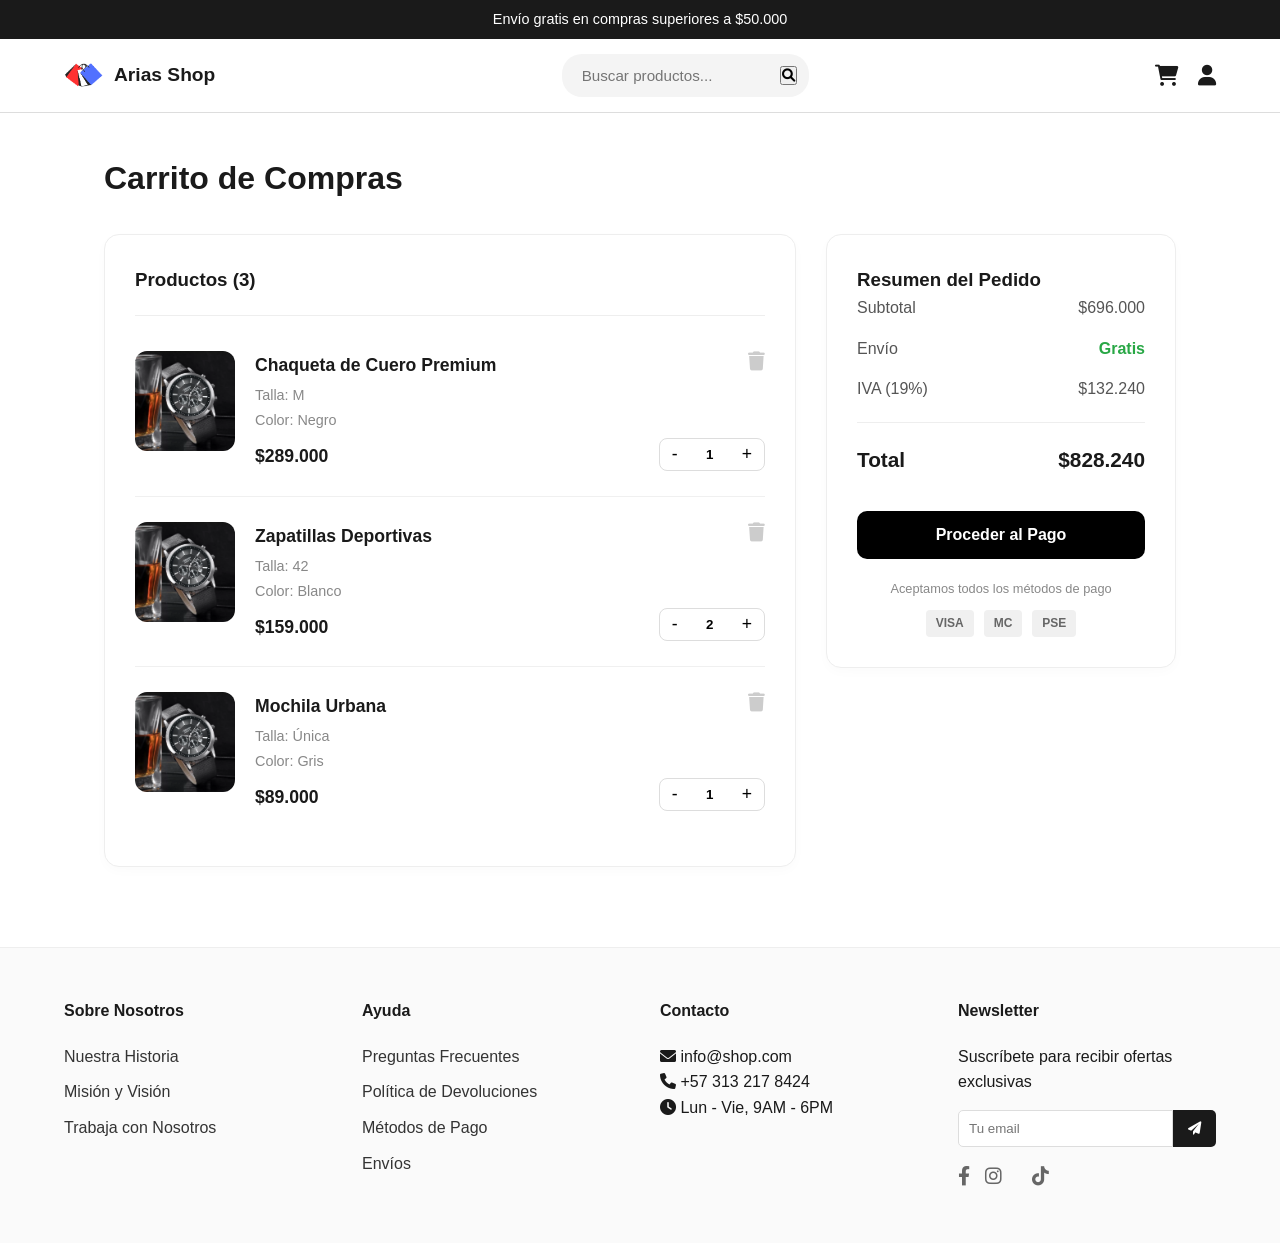
<file: mackup/carrito.html>
<!DOCTYPE html>
<html lang="es">
<head>
    <meta charset="UTF-8">
    <meta name="viewport" content="width=device-width, initial-scale=1.0">
    <title>Arias Shop</title>

    <link rel="stylesheet" href="styles/index.css">
    <link rel="stylesheet" href="https://cdnjs.cloudflare.com/ajax/libs/font-awesome/6.0.0/css/all.min.css">
</head>
<body>

<div class="top-announcement">
        Envío gratis en compras superiores a $50.000
    </div>

    <header>
        <div class="header-left">
            <div class="logo">
                <img src="img/logo.png" alt="Arias Shop logo">
                <span>Arias Shop</span>
            </div>
        </div>
        <div class="header-center">
            <div class="search-bar">
                <input type="search" placeholder="Buscar productos..." aria-label="Buscar productos">
                <button type="button"><i class="fa-solid fa-magnifying-glass"></i></button>
            </div>
        </div>
        <div class="header-right">
            <a href="carrito.html" class="icon-link">
                <div class="icon-button" aria-label="Carrito de compras">
                    <i class="fa-solid fa-cart-shopping"></i>
                </div>
            </a>
            <a href="cuenta.html" class="icon-link">
                <div class="icon-button" aria-label="Usuario">
                    <i class="fa-solid fa-user"></i>
                </div>
            </a>
        </div>
    </header>

    <!-- CONTENIDO VARIABLE (Aquí cambias todo según la página) -->
<main class="container carrito-page">
  <h1 class="carrito-titulo">Carrito de Compras</h1>

  <div class="carrito-layout">
    <section class="carrito-productos">
      <div class="cuadro-blanco">
        <div class="carrito-header-lista">
          <h3>Productos (3)</h3>
        </div>

        <article class="carrito-item">
          <div class="item-img">
            <img src="img/reloj.webp" alt="Chaqueta de Cuero">
          </div>
          <div class="item-detalles">
            <h4>Chaqueta de Cuero Premium</h4>
            <p>Talla: M</p>
            <p>Color: Negro</p>
            <span class="item-precio">$289.000</span>
          </div>
          <div class="item-acciones">
            <button class="btn-eliminar" title="Eliminar"><i class="fas fa-trash"></i></button>
            <div class="selector-cantidad">
              <button>-</button>
              <input type="number" value="1">
              <button>+</button>
            </div>
          </div>
        </article>

        <article class="carrito-item">
          <div class="item-img">
            <img src="img/reloj.webp" alt="Zapatillas">
          </div>
          <div class="item-detalles">
            <h4>Zapatillas Deportivas</h4>
            <p>Talla: 42</p>
            <p>Color: Blanco</p>
            <span class="item-precio">$159.000</span>
          </div>
          <div class="item-acciones">
            <button class="btn-eliminar" title="Eliminar"><i class="fas fa-trash"></i></button>
            <div class="selector-cantidad">
              <button>-</button>
              <input type="number" value="2">
              <button>+</button>
            </div>
          </div>
        </article>

        <article class="carrito-item">
          <div class="item-img">
            <img src="img/reloj.webp" alt="Mochila">
          </div>
          <div class="item-detalles">
            <h4>Mochila Urbana</h4>
            <p>Talla: Única</p>
            <p>Color: Gris</p>
            <span class="item-precio">$89.000</span>
          </div>
          <div class="item-acciones">
            <button class="btn-eliminar" title="Eliminar"><i class="fas fa-trash"></i></button>
            <div class="selector-cantidad">
              <button>-</button>
              <input type="number" value="1">
              <button>+</button>
            </div>
          </div>
        </article>
      </div>
    </section>

    <aside class="carrito-resumen">
      <div class="cuadro-blanco">
        <h3>Resumen del Pedido</h3>
        
        <div class="resumen-linea">
          <span>Subtotal</span>
          <span>$696.000</span>
        </div>
        <div class="resumen-linea">
          <span>Envío</span>
          <span class="texto-verde">Gratis</span>
        </div>
        <div class="resumen-linea">
          <span>IVA (19%)</span>
          <span>$132.240</span>
        </div>

        <hr class="separador">

        <div class="resumen-linea total">
          <span>Total</span>
          <span>$828.240</span>
        </div>

        <button class="btn-negro btn-checkout">Proceder al Pago</button>
        
        <p class="pago-leyenda">Aceptamos todos los métodos de pago</p>
        <div class="pago-metodos">
          <span class="badge-pago">VISA</span>
          <span class="badge-pago">MC</span>
          <span class="badge-pago">PSE</span>
        </div>
      </div>
    </aside>
  </div>
</main>

      <footer>
        <div class="footer-container">
            <div class="footer-col">
                <h4>Sobre Nosotros</h4>
                <ul>
                    <li><a href="misionVision.html">Nuestra Historia</a></li>
                    <li><a href="misionVision.html">Misión y Visión</a></li>
                    <li><a href="contactanos.html">Trabaja con Nosotros</a></li>
                </ul>
            </div>

            <div class="footer-col">
                <h4>Ayuda</h4>
                <ul>
                    <li><a href="preguntasFrecuentes.html">Preguntas Frecuentes</a></li>
                    <li><a href="devoluciones.html">Política de Devoluciones</a></li>
                    <li><a href="contactanos.html">Métodos de Pago</a></li>
                    <li><a href="contactanos.html">Envíos</a></li>
                </ul>
            </div>

            <div class="footer-col">
                <h4>Contacto</h4>
                <p><i class="fa-solid fa-envelope"></i> info@shop.com</p>
                <p><i class="fa-solid fa-phone"></i> +57 313 217 8424</p>
                <p><i class="fa-solid fa-clock"></i> Lun - Vie, 9AM - 6PM</p>
            </div>

            <div class="footer-col">
                <h4>Newsletter</h4>
                <p>Suscríbete para recibir ofertas exclusivas</p>
                <div class="newsletter-form">
                    <input type="email" placeholder="Tu email" aria-label="Tu email">
                    <button type="button"><i class="fa-solid fa-paper-plane"></i></button>
                </div>
                <div class="social-icons">
                    <a href="#" aria-label="Facebook"><i class="fa-brands fa-facebook-f"></i></a>
                    <a href="#" aria-label="Instagram"><i class="fa-brands fa-instagram"></i></a>
                    <a href="#" aria-label="X (Twitter)"><i class="fa-brands fa-x-twitter"></i></a>
                    <a href="#" aria-label="TikTok"><i class="fa-brands fa-tiktok"></i></a>
                </div>
            </div>
        </div>
    </footer>

</body>
</html>
</file>
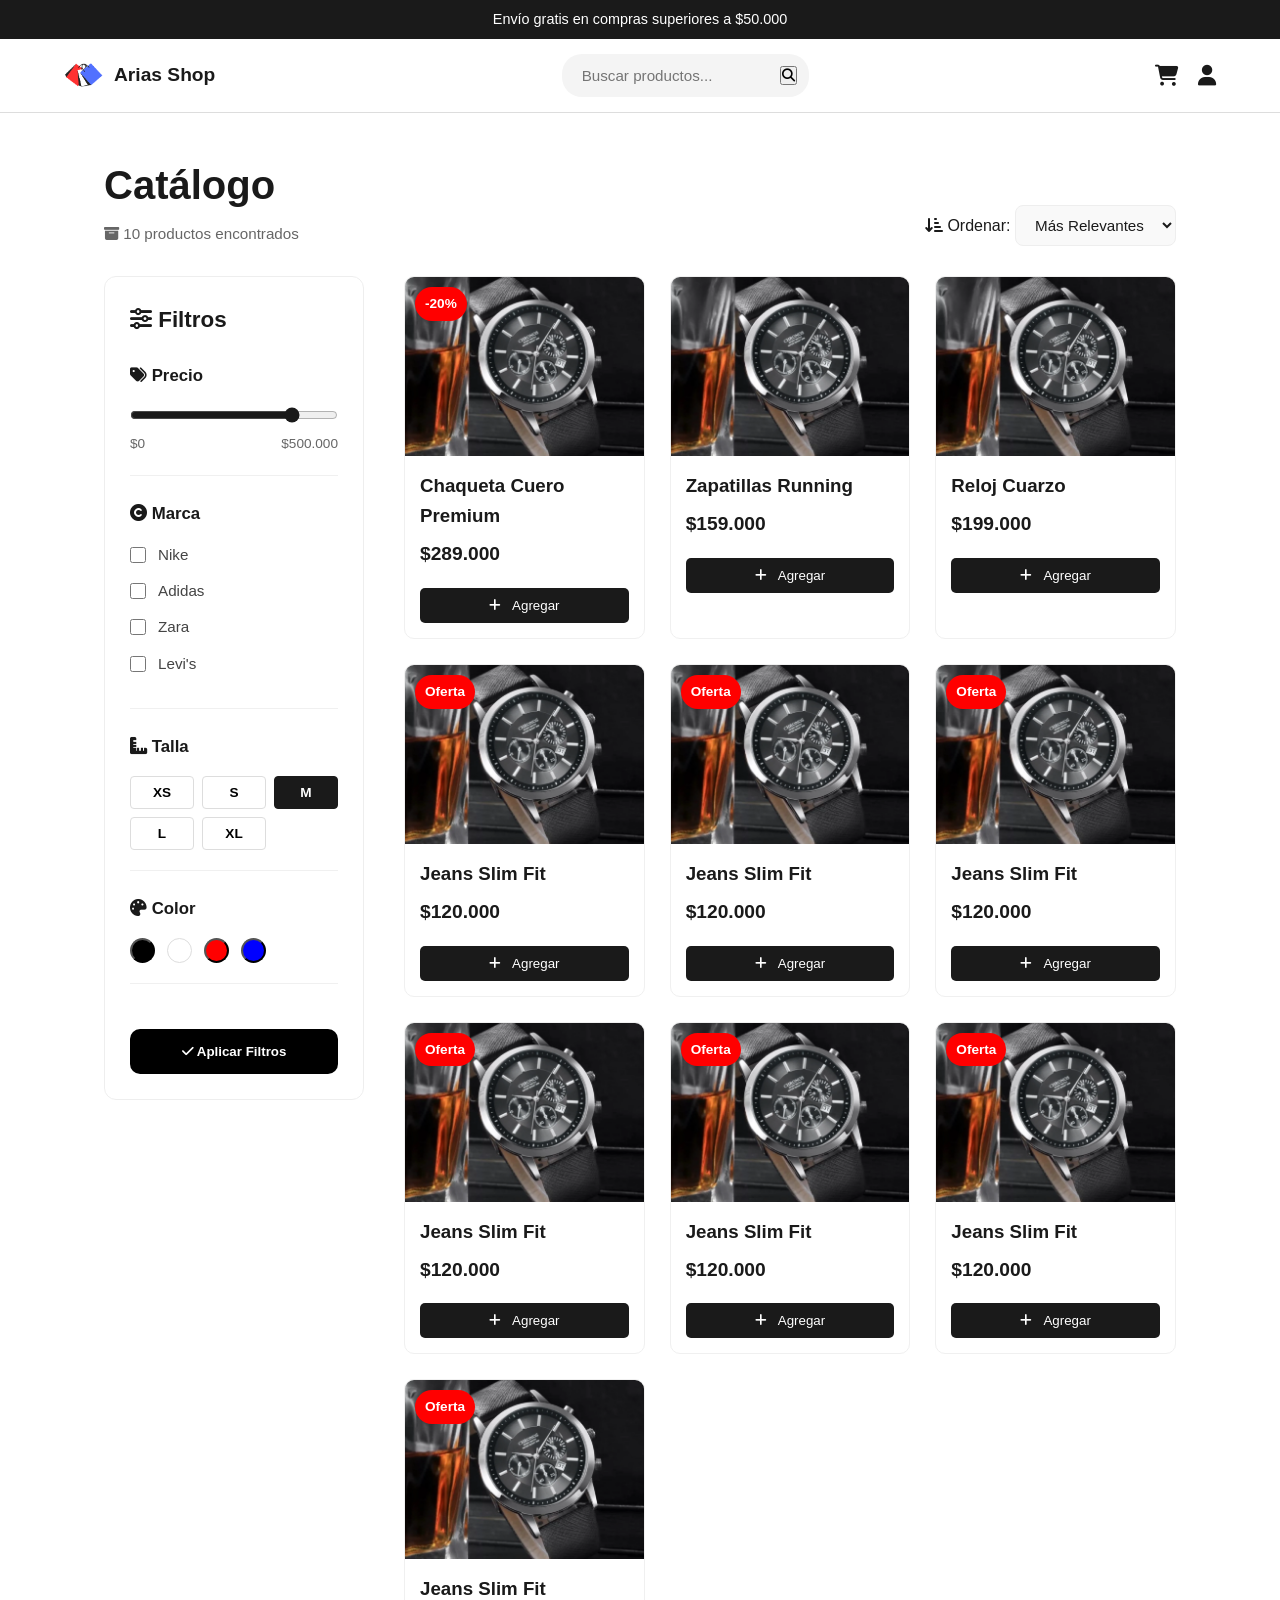
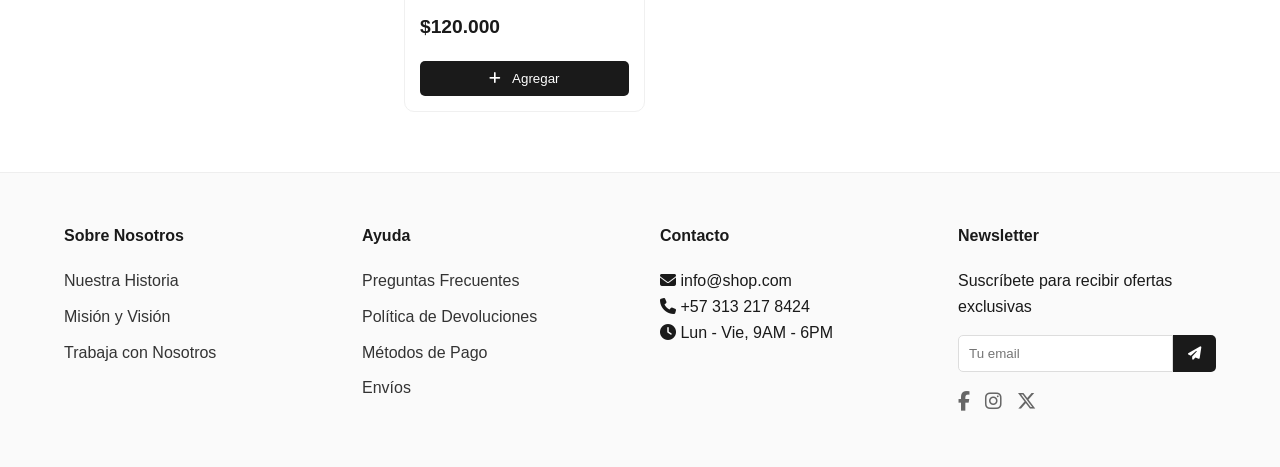
<file: mackup/catalogo.html>
<!DOCTYPE html>
<html lang="es">
<head>
  <meta charset="UTF-8" />
  <meta name="viewport" content="width=device-width, initial-scale=1.0"/>
  <title>Catálogo | Arias Shop</title>
  <link rel="stylesheet" href="https://cdnjs.cloudflare.com/ajax/libs/font-awesome/6.4.2/css/all.min.css">
  <link rel="stylesheet" href="styles/index.css">
</head>
<body>

  <div class="top-announcement">
    Envío gratis en compras superiores a $50.000
  </div>

  <header>
    <div class="header-left">
      <div class="logo">
        <img src="img/logo.png" alt="Arias Shop logo">
        <span>Arias Shop</span>
      </div>
    </div>

    <div class="header-center">
      <div class="search-bar">
        <input type="search" placeholder="Buscar productos..." aria-label="Buscar productos">
        <button type="button" aria-label="Buscar"><i class="fa-solid fa-magnifying-glass"></i></button>
      </div>
    </div>

    <div class="header-right">
      <a href="carrito.html" aria-label="Ir al carrito">
        <div class="icon-button" aria-hidden="true">
          <i class="fa-solid fa-cart-shopping"></i>
        </div>
      </a>
      <a href="cuenta.html" aria-label="Ir a mi cuenta">
        <div class="icon-button" aria-hidden="true">
          <i class="fa-solid fa-user"></i>
        </div>
      </a>
    </div>
  </header>

  <main class="container catalogo-page">
    <div class="catalogo-header">
      <div>
        <h1>Catálogo</h1>
        <p><i class="fa-solid fa-box-archive"></i> 10 productos encontrados</p>
      </div>

      <div class="ordenar-por">
        <label><i class="fa-solid fa-arrow-down-short-wide"></i> Ordenar:</label>
        <select aria-label="Ordenar productos">
          <option value="relevantes">Más Relevantes</option>
          <option value="menor-precio">Menor Precio</option>
          <option value="mayor-precio">Mayor Precio</option>
        </select>
      </div>
    </div>

    <div class="catalogo-layout">
      <aside class="filtros-sidebar">
        <div class="filtro-box">
          <h3><i class="fa-solid fa-sliders"></i> Filtros</h3>

          <div class="filtro-grupo">
            <h4><i class="fa-solid fa-tags"></i> Precio</h4>
            <input type="range" min="0" max="500000" value="400000" class="slider-precio" aria-label="Rango de precio">
            <div class="precio-rango"><span>$0</span><span>$500.000</span></div>
          </div>

          <div class="filtro-grupo">
            <h4><i class="fa-solid fa-copyright"></i> Marca</h4>
            <label><input type="checkbox" name="marca" value="nike"> Nike</label>
            <label><input type="checkbox" name="marca" value="adidas"> Adidas</label>
            <label><input type="checkbox" name="marca" value="zara"> Zara</label>
            <label><input type="checkbox" name="marca" value="levis"> Levi's</label>
          </div>

          <div class="filtro-grupo">
            <h4><i class="fa-solid fa-ruler-combined"></i> Talla</h4>
            <div class="tallas-grid">
              <button class="talla-btn" type="button">XS</button>
              <button class="talla-btn" type="button">S</button>
              <button class="talla-btn active" type="button">M</button>
              <button class="talla-btn" type="button">L</button>
              <button class="talla-btn" type="button">XL</button>
            </div>
          </div>

          <div class="filtro-grupo">
            <h4><i class="fa-solid fa-palette"></i> Color</h4>
            <div class="colores-flex" role="list">
              <button class="color-circulo" style="background: #000;" title="Negro" aria-label="Negro"></button>
              <button class="color-circulo" style="background: #fff; border: 1px solid #ddd;" title="Blanco" aria-label="Blanco"></button>
              <button class="color-circulo" style="background: #ff0000;" title="Rojo" aria-label="Rojo"></button>
              <button class="color-circulo" style="background: #0000ff;" title="Azul" aria-label="Azul"></button>
            </div>
          </div>

          <button class="btn-negro btn-aplicar" type="button">
            <i class="fa-solid fa-check"></i> Aplicar Filtros
          </button>
        </div>
      </aside>

      <section class="productos-grid" aria-live="polite">
        <!-- Producto 1 -->
        <article class="producto-card">
          <div class="producto-imagen" role="img" aria-label="Imagen Chaqueta Cuero Premium">
            <span class="badge-descuento">-20%</span>
            <img src="img/reloj.webp" alt="Chaqueta Cuero Premium">
            <button class="quick-view" aria-label="Vista rápida Chaqueta Cuero Premium"><i class="fa-solid fa-eye"></i></button>
          </div>
          <div class="producto-info">
            <h3>Chaqueta Cuero Premium</h3>
            <div>
              <span class="precio-actual">$289.000</span>
            </div>
            <button class="btn-agregar" type="button" aria-label="Agregar Chaqueta Cuero Premium">
              <i class="fa-solid fa-plus" aria-hidden="true"></i> Agregar
            </button>
          </div>
        </article>

        <!-- Producto 2 -->
        <article class="producto-card">
          <div class="producto-imagen" role="img" aria-label="Imagen Zapatillas Running">
            <img src="img/reloj.webp" alt="Zapatillas Running">
            <button class="quick-view" aria-label="Vista rápida Zapatillas Running"><i class="fa-solid fa-eye"></i></button>
          </div>
          <div class="producto-info">
            <h3>Zapatillas Running</h3>
            <div>
              <span class="precio-actual">$159.000</span>
            </div>
            <button class="btn-agregar" type="button" aria-label="Agregar Zapatillas Running">
              <i class="fa-solid fa-plus" aria-hidden="true"></i> Agregar
            </button>
          </div>
        </article>

        <!-- Producto 3 -->
        <article class="producto-card">
          <div class="producto-imagen" role="img" aria-label="Imagen Reloj Cuarzo">
            <img src="img/reloj.webp" alt="Reloj Cuarzo">
          </div>
          <div class="producto-info">
            <h3>Reloj Cuarzo</h3>
            <div>
              <span class="precio-actual">$199.000</span>
            </div>
            <button class="btn-agregar" type="button" aria-label="Agregar Reloj Cuarzo">
              <i class="fa-solid fa-plus" aria-hidden="true"></i> Agregar
            </button>
          </div>
        </article>

        <!-- Producto 4 -->
        <article class="producto-card">
          <div class="producto-imagen" role="img" aria-label="Imagen Jeans Slim Fit">
            <span class="badge-descuento">Oferta</span>
            <img src="img/reloj.webp" alt="Jeans Slim Fit">
          </div>
          <div class="producto-info">
            <h3>Jeans Slim Fit</h3>
            <div>
              <span class="precio-actual">$120.000</span>
            </div>
            <button class="btn-agregar" type="button" aria-label="Agregar Jeans Slim Fit">
              <i class="fa-solid fa-plus" aria-hidden="true"></i> Agregar
            </button>
          </div>
        </article>

                <!-- Producto 5 -->
        <article class="producto-card">
          <div class="producto-imagen" role="img" aria-label="Imagen Jeans Slim Fit">
            <span class="badge-descuento">Oferta</span>
            <img src="img/reloj.webp" alt="Jeans Slim Fit">
          </div>
          <div class="producto-info">
            <h3>Jeans Slim Fit</h3>
            <div>
              <span class="precio-actual">$120.000</span>
            </div>
            <button class="btn-agregar" type="button" aria-label="Agregar Jeans Slim Fit">
              <i class="fa-solid fa-plus" aria-hidden="true"></i> Agregar
            </button>
          </div>
        </article>

                <!-- Producto 6 -->
        <article class="producto-card">
          <div class="producto-imagen" role="img" aria-label="Imagen Jeans Slim Fit">
            <span class="badge-descuento">Oferta</span>
            <img src="img/reloj.webp" alt="Jeans Slim Fit">
          </div>
          <div class="producto-info">
            <h3>Jeans Slim Fit</h3>
            <div>
              <span class="precio-actual">$120.000</span>
            </div>
            <button class="btn-agregar" type="button" aria-label="Agregar Jeans Slim Fit">
              <i class="fa-solid fa-plus" aria-hidden="true"></i> Agregar
            </button>
          </div>
        </article>

                <!-- Producto 7 -->
        <article class="producto-card">
          <div class="producto-imagen" role="img" aria-label="Imagen Jeans Slim Fit">
            <span class="badge-descuento">Oferta</span>
            <img src="img/reloj.webp" alt="Jeans Slim Fit">
          </div>
          <div class="producto-info">
            <h3>Jeans Slim Fit</h3>
            <div>
              <span class="precio-actual">$120.000</span>
            </div>
            <button class="btn-agregar" type="button" aria-label="Agregar Jeans Slim Fit">
              <i class="fa-solid fa-plus" aria-hidden="true"></i> Agregar
            </button>
          </div>
        </article>

                <!-- Producto 8 -->
        <article class="producto-card">
          <div class="producto-imagen" role="img" aria-label="Imagen Jeans Slim Fit">
            <span class="badge-descuento">Oferta</span>
            <img src="img/reloj.webp" alt="Jeans Slim Fit">
          </div>
          <div class="producto-info">
            <h3>Jeans Slim Fit</h3>
            <div>
              <span class="precio-actual">$120.000</span>
            </div>
            <button class="btn-agregar" type="button" aria-label="Agregar Jeans Slim Fit">
              <i class="fa-solid fa-plus" aria-hidden="true"></i> Agregar
            </button>
          </div>
        </article>

                <!-- Producto 9 -->
        <article class="producto-card">
          <div class="producto-imagen" role="img" aria-label="Imagen Jeans Slim Fit">
            <span class="badge-descuento">Oferta</span>
            <img src="img/reloj.webp" alt="Jeans Slim Fit">
          </div>
          <div class="producto-info">
            <h3>Jeans Slim Fit</h3>
            <div>
              <span class="precio-actual">$120.000</span>
            </div>
            <button class="btn-agregar" type="button" aria-label="Agregar Jeans Slim Fit">
              <i class="fa-solid fa-plus" aria-hidden="true"></i> Agregar
            </button>
          </div>
        </article>

                <!-- Producto 10 -->
        <article class="producto-card">
          <div class="producto-imagen" role="img" aria-label="Imagen Jeans Slim Fit">
            <span class="badge-descuento">Oferta</span>
            <img src="img/reloj.webp" alt="Jeans Slim Fit">
          </div>
          <div class="producto-info">
            <h3>Jeans Slim Fit</h3>
            <div>
              <span class="precio-actual">$120.000</span>
            </div>
            <button class="btn-agregar" type="button" aria-label="Agregar Jeans Slim Fit">
              <i class="fa-solid fa-plus" aria-hidden="true"></i> Agregar
            </button>
          </div>
        </article>

        <!-- Puedes duplicar y adaptar las tarjetas anteriores para los demás productos -->
      </section>
    </div>
  </main>

  <footer>
    <div class="footer-container">
      <div class="footer-col">
        <h4>Sobre Nosotros</h4>
        <ul>
          <li><a href="nosotros.html">Nuestra Historia</a></li>
          <li><a href="nosotros.html">Misión y Visión</a></li>
          <li><a href="#">Trabaja con Nosotros</a></li>
        </ul>
      </div>

      <div class="footer-col">
        <h4>Ayuda</h4>
        <ul>
          <li><a href="preguntas.html">Preguntas Frecuentes</a></li>
          <li><a href="devoluciones.html">Política de Devoluciones</a></li>
          <li><a href="#">Métodos de Pago</a></li>
          <li><a href="#">Envíos</a></li>
        </ul>
      </div>

      <div class="footer-col">
        <h4>Contacto</h4>
        <p><i class="fa-solid fa-envelope"></i> info@shop.com</p>
        <p><i class="fa-solid fa-phone"></i> +57 313 217 8424</p>
        <p><i class="fa-solid fa-clock"></i> Lun - Vie, 9AM - 6PM</p>
      </div>

      <div class="footer-col">
        <h4>Newsletter</h4>
        <p>Suscríbete para recibir ofertas exclusivas</p>
        <div class="newsletter-form">
          <input type="email" placeholder="Tu email" aria-label="Correo para newsletter">
          <button type="button" aria-label="Enviar"><i class="fa-solid fa-paper-plane"></i></button>
        </div>
        <div class="social-icons">
          <a href="#" aria-label="Facebook"><i class="fa-brands fa-facebook-f"></i></a>
          <a href="#" aria-label="Instagram"><i class="fa-brands fa-instagram"></i></a>
          <a href="#" aria-label="Twitter"><i class="fa-brands fa-x-twitter"></i></a>
        </div>
      </div>
    </div>
  </footer>

</body>
</html>
</file>
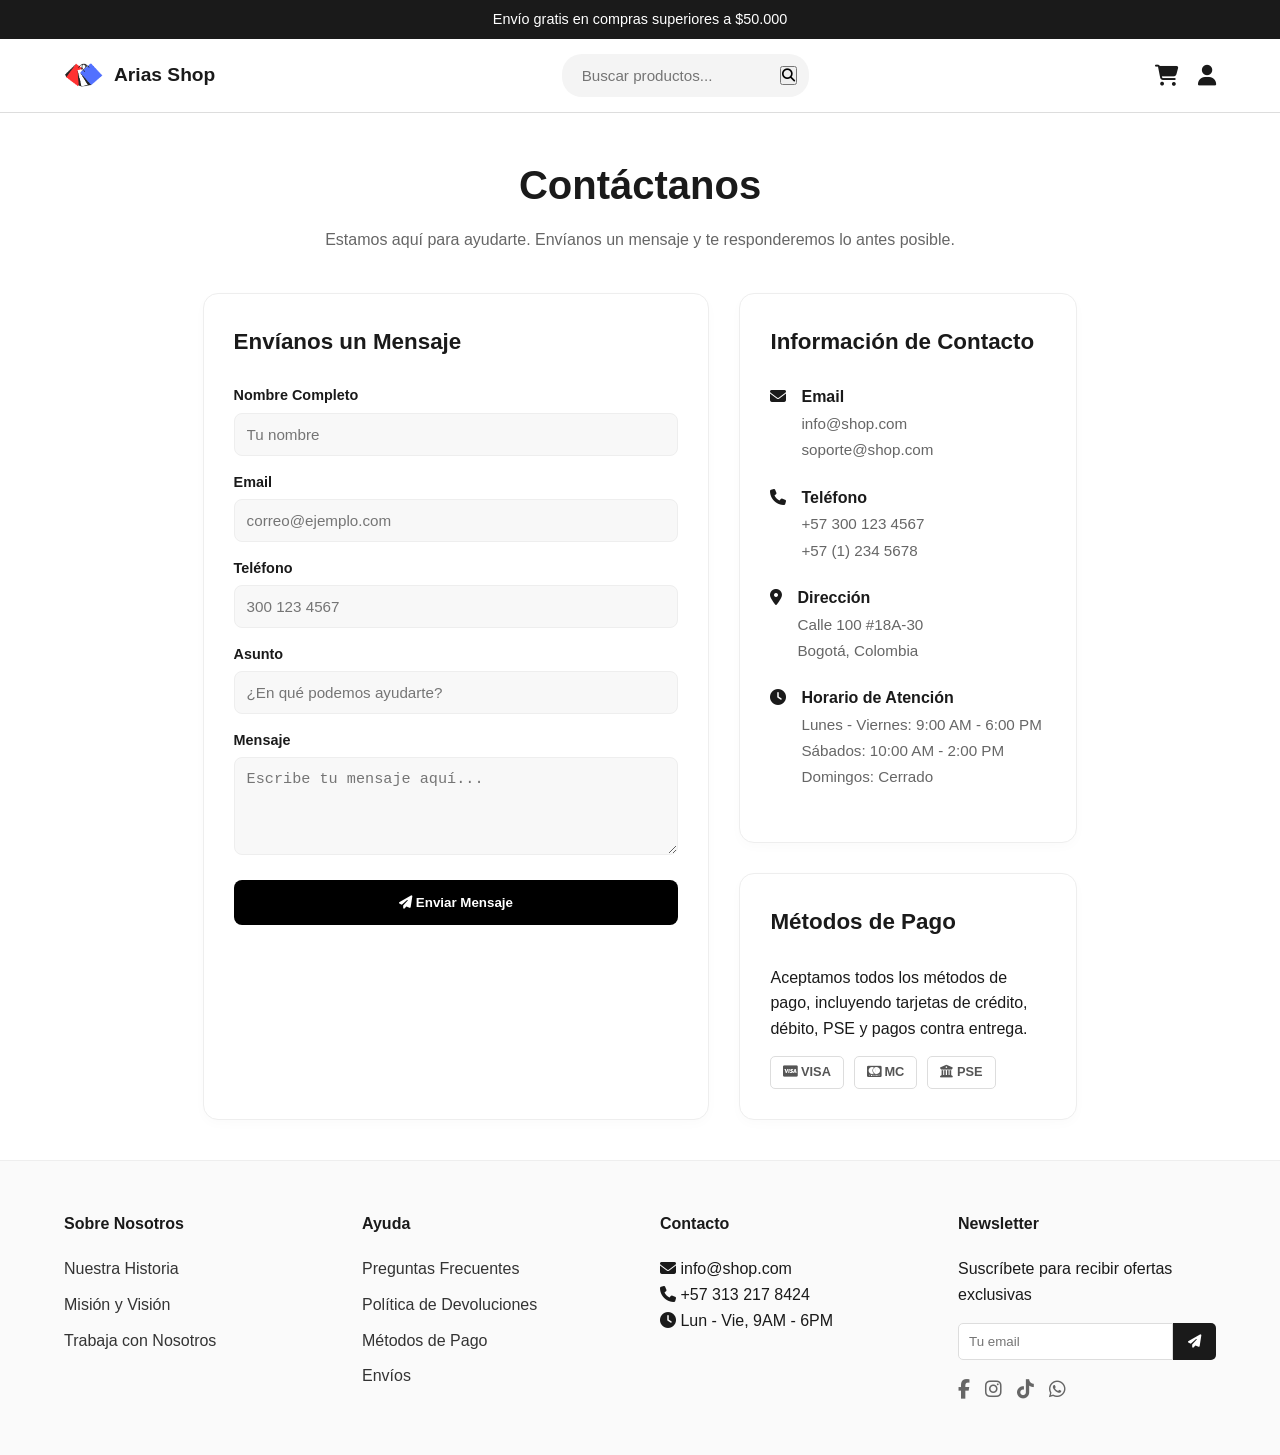
<file: mackup/contactanos.html>
<!DOCTYPE html>
<html lang="es">
<head>
    <meta charset="UTF-8">
    <meta name="viewport" content="width=device-width, initial-scale=1.0">
    <title>Contáctanos | Arias Shop</title>
    <link rel="stylesheet" href="https://cdnjs.cloudflare.com/ajax/libs/font-awesome/6.4.2/css/all.min.css">
    <link rel="stylesheet" href="styles/index.css">
</head>
<body>

    <div class="top-announcement">
        Envío gratis en compras superiores a $50.000
    </div>

    <header>
        <div class="header-left">
            <div class="logo">
                <img src="img/logo.png" alt="Arias Shop logo">
                <span>Arias Shop</span>
            </div>
        </div>
        <div class="header-center">
            <div class="search-bar">
                <input type="search" placeholder="Buscar productos..." aria-label="Buscar productos">
                <button type="button"><i class="fa-solid fa-magnifying-glass"></i></button>
            </div>
        </div>
        <div class="header-right">
            <a href="carrito.html">
                <div class="icon-button" aria-label="Carrito de compras">
                    <i class="fa-solid fa-cart-shopping"></i>
                </div>
            </a>
            <a href="cuenta.html">
                <div class="icon-button" aria-label="Usuario">
                    <i class="fa-solid fa-user"></i>
                </div>
            </a>
        </div>
    </header>

    <main class="contacto-page">
        <section class="contacto-header">
            <h1>Contáctanos</h1>
            <p>Estamos aquí para ayudarte. Envíanos un mensaje y te responderemos lo antes posible.</p>
        </section>

        <div class="contacto-container container">
            <section class="contacto-formulario cuadro-blanco">
                <h2>Envíanos un Mensaje</h2>
                <form action="#">
                    <div class="input-group">
                        <label for="nombre">Nombre Completo</label>
                        <input type="text" id="nombre" name="nombre" placeholder="Tu nombre">
                    </div>
                    <div class="input-group">
                        <label for="email">Email</label>
                        <input type="email" id="email" name="email" placeholder="correo@ejemplo.com">
                    </div>
                    <div class="input-group">
                        <label for="tel">Teléfono</label>
                        <input type="tel" id="tel" name="tel" placeholder="300 123 4567">
                    </div>
                    <div class="input-group">
                        <label for="asunto">Asunto</label>
                        <input type="text" id="asunto" name="asunto" placeholder="¿En qué podemos ayudarte?">
                    </div>
                    <div class="input-group">
                        <label for="mensaje">Mensaje</label>
                        <textarea id="mensaje" name="mensaje" rows="4" placeholder="Escribe tu mensaje aquí..."></textarea>
                    </div>
                    <button type="submit" class="btn-negro">
                        <i class="fa-solid fa-paper-plane"></i> Enviar Mensaje
                    </button>
                </form>
            </section>

            <aside class="contacto-sidebar">
                <section class="info-contacto cuadro-blanco">
                    <h2>Información de Contacto</h2>
                    <div class="info-item">
                        <span class="icono-contacto"><i class="fa-solid fa-envelope"></i></span>
                        <div>
                            <strong>Email</strong>
                            <p>info@shop.com</p>
                            <p>soporte@shop.com</p>
                        </div>
                    </div>
                    <div class="info-item">
                        <span class="icono-contacto"><i class="fa-solid fa-phone"></i></span>
                        <div>
                            <strong>Teléfono</strong>
                            <p>+57 300 123 4567</p>
                            <p>+57 (1) 234 5678</p>
                        </div>
                    </div>
                    <div class="info-item">
                        <span class="icono-contacto"><i class="fa-solid fa-location-dot"></i></span>
                        <div>
                            <strong>Dirección</strong>
                            <p>Calle 100 #18A-30</p>
                            <p>Bogotá, Colombia</p>
                        </div>
                    </div>
                    <div class="info-item">
                        <span class="icono-contacto"><i class="fa-solid fa-clock"></i></span>
                        <div>
                            <strong>Horario de Atención</strong>
                            <p>Lunes - Viernes: 9:00 AM - 6:00 PM</p>
                            <p>Sábados: 10:00 AM - 2:00 PM</p>
                            <p>Domingos: Cerrado</p>
                        </div>
                    </div>
                </section>

                <section class="metodos-pago cuadro-blanco">
                    <h2>Métodos de Pago</h2>
                    <p>Aceptamos todos los métodos de pago, incluyendo tarjetas de crédito, débito, PSE y pagos contra entrega.</p>
                    <div class="pago-badges">
                        <span class="badge"><i class="fa-brands fa-cc-visa"></i> VISA</span>
                        <span class="badge"><i class="fa-brands fa-cc-mastercard"></i> MC</span>
                        <span class="badge"><i class="fa-solid fa-building-columns"></i> PSE</span>
                    </div>
                </section>
            </aside>
        </div>
    </main>

    <footer>
        <div class="footer-container">
            <div class="footer-col">
                <h4>Sobre Nosotros</h4>
                <ul>
                    <li><a href="nosotros.html">Nuestra Historia</a></li>
                    <li><a href="nosotros.html">Misión y Visión</a></li>
                    <li><a href="#">Trabaja con Nosotros</a></li>
                </ul>
            </div>

            <div class="footer-col">
                <h4>Ayuda</h4>
                <ul>
                    <li><a href="#">Preguntas Frecuentes</a></li>
                    <li><a href="#">Política de Devoluciones</a></li>
                    <li><a href="#">Métodos de Pago</a></li>
                    <li><a href="#">Envíos</a></li>
                </ul>
            </div>

            <div class="footer-col">
                <h4>Contacto</h4>
                <p><i class="fa-solid fa-envelope"></i> info@shop.com</p>
                <p><i class="fa-solid fa-phone"></i> +57 313 217 8424</p>
                <p><i class="fa-solid fa-clock"></i> Lun - Vie, 9AM - 6PM</p>
            </div>

            <div class="footer-col">
                <h4>Newsletter</h4>
                <p>Suscríbete para recibir ofertas exclusivas</p>
                <div class="newsletter-form">
                    <input type="email" placeholder="Tu email">
                    <button type="button"><i class="fa-solid fa-paper-plane"></i></button>
                </div>
                <div class="social-icons">
                    <a href="#" aria-label="Facebook"><i class="fa-brands fa-facebook-f"></i></a>
                    <a href="#" aria-label="Instagram"><i class="fa-brands fa-instagram"></i></a>
                    <a href="#" aria-label="TikTok"><i class="fa-brands fa-tiktok"></i></a>
                    <a href="#" aria-label="WhatsApp"><i class="fa-brands fa-whatsapp"></i></a>
                </div>
            </div>
        </div>
    </footer>

</body>
</html>
</file>
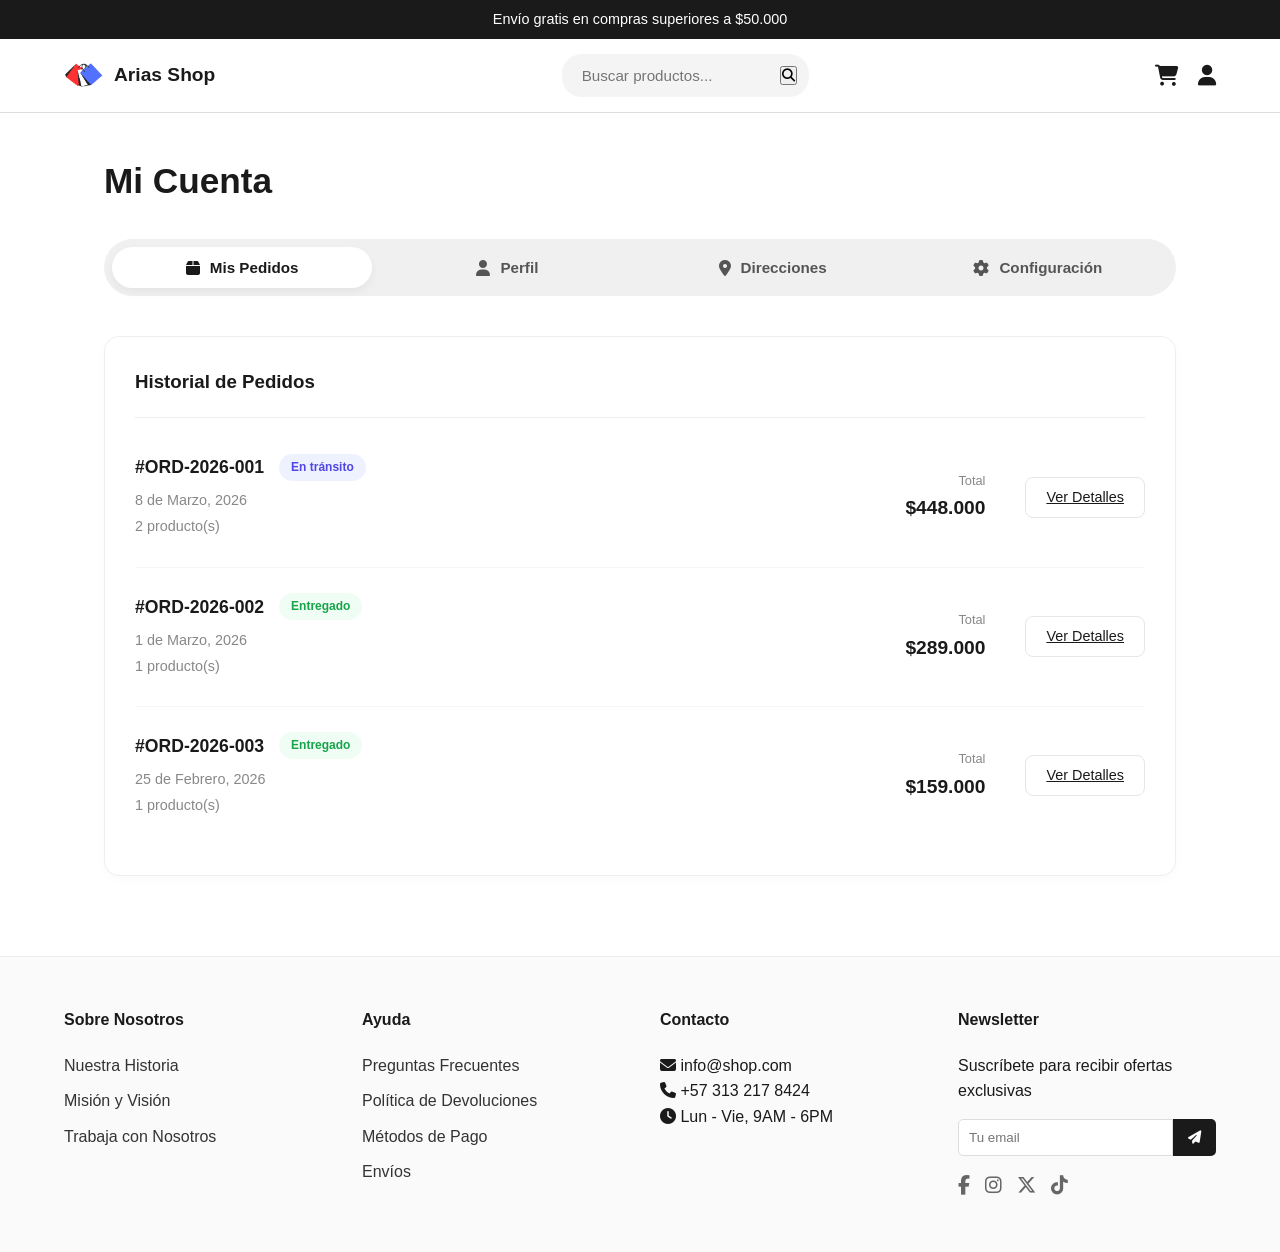
<file: mackup/cuenta.html>
<!DOCTYPE html>
<html lang="es">
<head>
    <meta charset="UTF-8">
    <meta name="viewport" content="width=device-width, initial-scale=1.0">
    <title>Arias Shop</title>
    <link rel="stylesheet" href="https://cdnjs.cloudflare.com/ajax/libs/font-awesome/6.4.2/css/all.min.css">
    <link rel="stylesheet" href="styles/index.css">
</head>
<body>

    <div class="top-announcement">
        Envío gratis en compras superiores a $50.000
    </div>

    <header>
        <div class="header-left">
            <div class="logo">
                <img src="img/logo.png" alt="Arias Shop logo">
                <span>Arias Shop</span>
            </div>
        </div>
        <div class="header-center">
            <div class="search-bar">
                <input type="search" placeholder="Buscar productos..." aria-label="Buscar productos">
                <button type="button"><i class="fa-solid fa-magnifying-glass"></i></button>
            </div>
        </div>
        <div class="header-right">
            <a href="carrito.html" class="icon-link">
                <div class="icon-button" aria-label="Carrito de compras">
                    <i class="fa-solid fa-cart-shopping"></i>
                </div>
            </a>
            <a href="cuenta.html" class="icon-link">
                <div class="icon-button" aria-label="Usuario">
                    <i class="fa-solid fa-user"></i>
                </div>
            </a>
        </div>
    </header>

    <!-- CONTENIDO VARIABLE (Aquí cambias todo según la página) -->
<main class="container cuenta-page">
  <h1 class="cuenta-titulo">Mi Cuenta</h1>

  <nav class="cuenta-tabs">
    <button class="tab-btn active"><i class="fas fa-box"></i> Mis Pedidos</button>
    <button class="tab-btn"><i class="fas fa-user"></i> Perfil</button>
    <button class="tab-btn"><i class="fas fa-map-marker-alt"></i> Direcciones</button>
    <button class="tab-btn"><i class="fas fa-cog"></i> Configuración</button>
  </nav>

  <section class="cuenta-contenido">
    <div class="cuadro-blanco">
      <div class="cuenta-header-seccion">
        <h3>Historial de Pedidos</h3>
      </div>

      <article class="pedido-item">
        <div class="pedido-info-principal">
          <div class="pedido-id-row">
            <span class="pedido-id">#ORD-2026-001</span>
            <span class="badge-status transito">En tránsito</span>
          </div>
          <p class="pedido-meta">8 de Marzo, 2026</p>
          <p class="pedido-meta">2 producto(s)</p>
        </div>
        
        <div class="pedido-acciones">
          <div class="pedido-total-box">
            <span class="total-label">Total</span>
            <span class="total-monto">$448.000</span>
          </div>
          <a href="#" class="btn-light btn-detalles">Ver Detalles</a>
        </div>
      </article>

      <article class="pedido-item">
        <div class="pedido-info-principal">
          <div class="pedido-id-row">
            <span class="pedido-id">#ORD-2026-002</span>
            <span class="badge-status entregado">Entregado</span>
          </div>
          <p class="pedido-meta">1 de Marzo, 2026</p>
          <p class="pedido-meta">1 producto(s)</p>
        </div>
        
        <div class="pedido-acciones">
          <div class="pedido-total-box">
            <span class="total-label">Total</span>
            <span class="total-monto">$289.000</span>
          </div>
          <a href="#" class="btn-light btn-detalles">Ver Detalles</a>
        </div>
      </article>

      <article class="pedido-item">
        <div class="pedido-info-principal">
          <div class="pedido-id-row">
            <span class="pedido-id">#ORD-2026-003</span>
            <span class="badge-status entregado">Entregado</span>
          </div>
          <p class="pedido-meta">25 de Febrero, 2026</p>
          <p class="pedido-meta">1 producto(s)</p>
        </div>
        
        <div class="pedido-acciones">
          <div class="pedido-total-box">
            <span class="total-label">Total</span>
            <span class="total-monto">$159.000</span>
          </div>
          <a href="#" class="btn-light btn-detalles">Ver Detalles</a>
        </div>
      </article>
      
    </div>
  </section>
</main>

      <footer>
        <div class="footer-container">
            <div class="footer-col">
                <h4>Sobre Nosotros</h4>
                <ul>
                    <li><a href="misionVision.html">Nuestra Historia</a></li>
                    <li><a href="misionVision.html">Misión y Visión</a></li>
                    <li><a href="contactanos.html">Trabaja con Nosotros</a></li>
                </ul>
            </div>

            <div class="footer-col">
                <h4>Ayuda</h4>
                <ul>
                    <li><a href="preguntasFrecuentes.html">Preguntas Frecuentes</a></li>
                    <li><a href="devoluciones.html">Política de Devoluciones</a></li>
                    <li><a href="contactanos.html">Métodos de Pago</a></li>
                    <li><a href="contactanos.html">Envíos</a></li>
                </ul>
            </div>

            <div class="footer-col">
                <h4>Contacto</h4>
                <p><i class="fa-solid fa-envelope"></i> info@shop.com</p>
                <p><i class="fa-solid fa-phone"></i> +57 313 217 8424</p>
                <p><i class="fa-solid fa-clock"></i> Lun - Vie, 9AM - 6PM</p>
            </div>

            <div class="footer-col">
                <h4>Newsletter</h4>
                <p>Suscríbete para recibir ofertas exclusivas</p>
                <div class="newsletter-form">
                    <input type="email" placeholder="Tu email" aria-label="Tu email">
                    <button type="button"><i class="fa-solid fa-paper-plane"></i></button>
                </div>
                <div class="social-icons">
                    <a href="#" aria-label="Facebook"><i class="fa-brands fa-facebook-f"></i></a>
                    <a href="#" aria-label="Instagram"><i class="fa-brands fa-instagram"></i></a>
                    <a href="#" aria-label="X (Twitter)"><i class="fa-brands fa-x-twitter"></i></a>
                    <a href="#" aria-label="TikTok"><i class="fa-brands fa-tiktok"></i></a>
                </div>
            </div>
        </div>
    </footer>

</body>
</html>
</file>
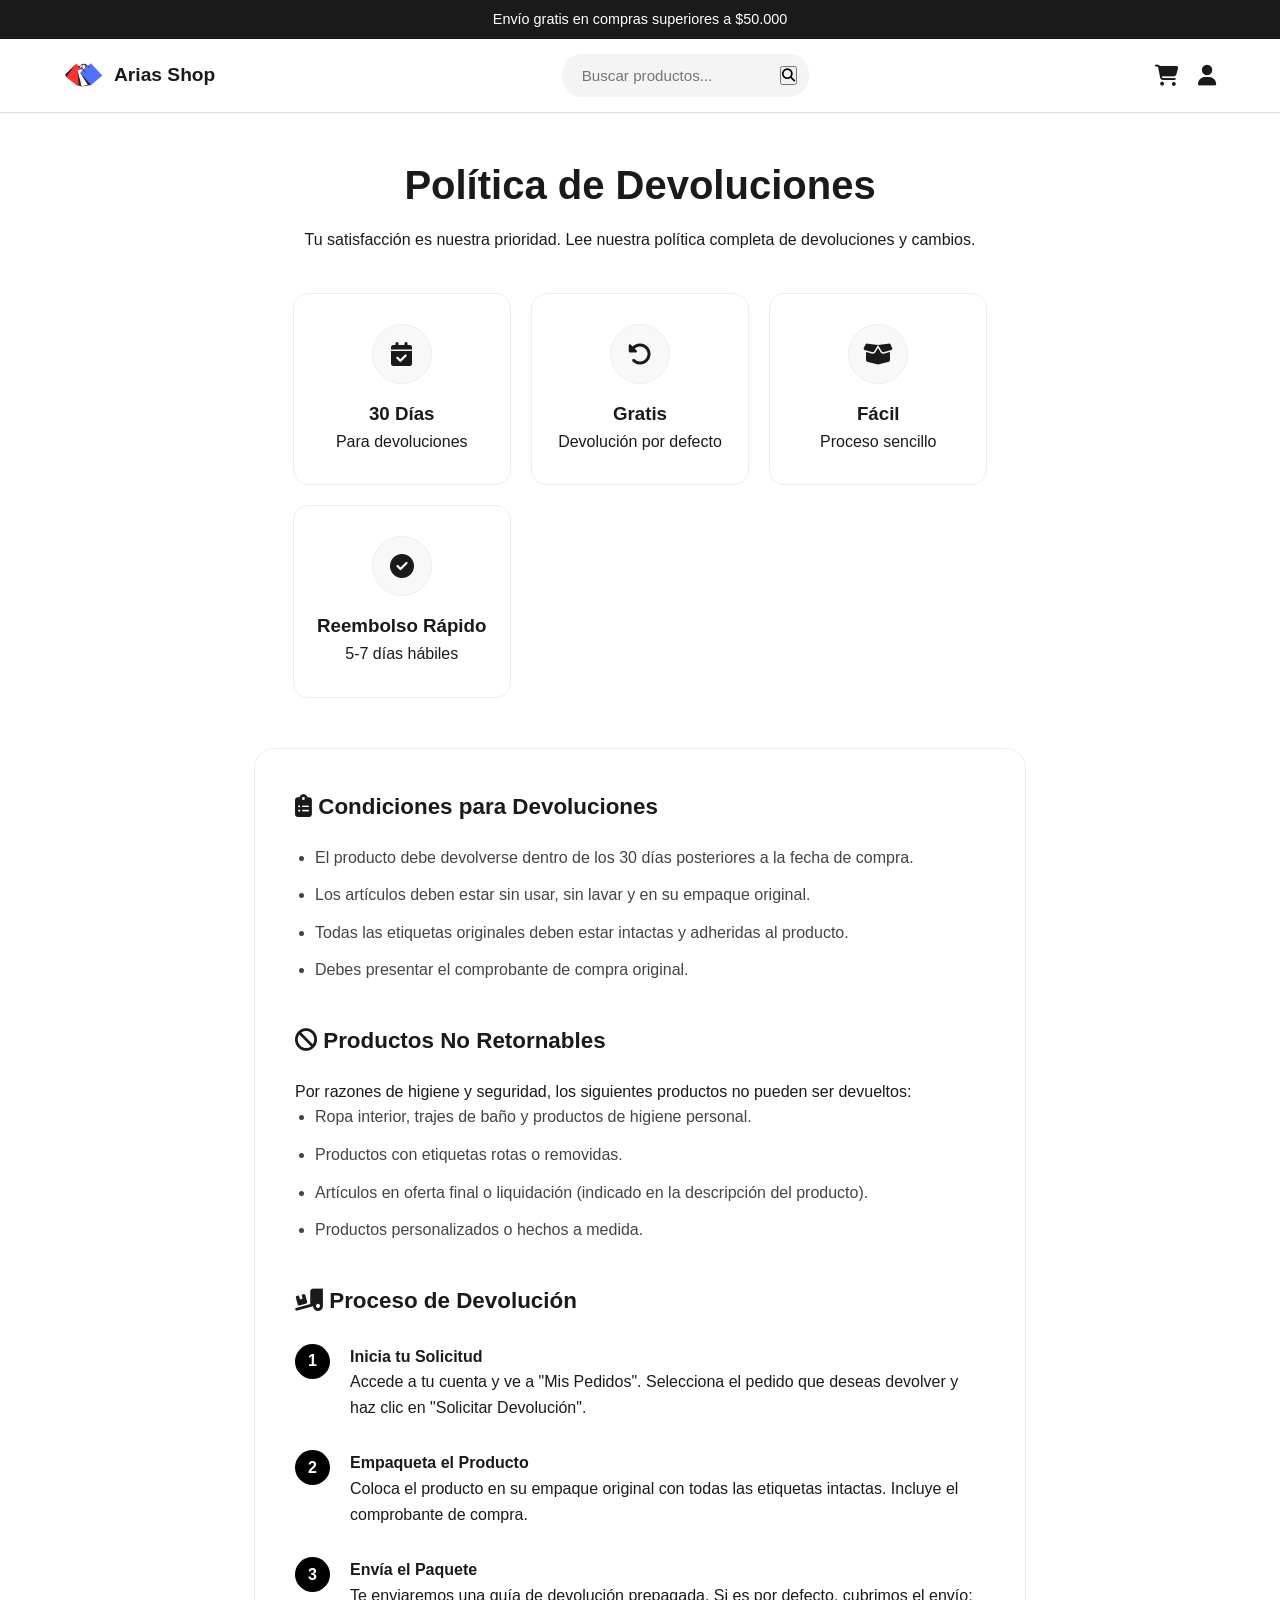
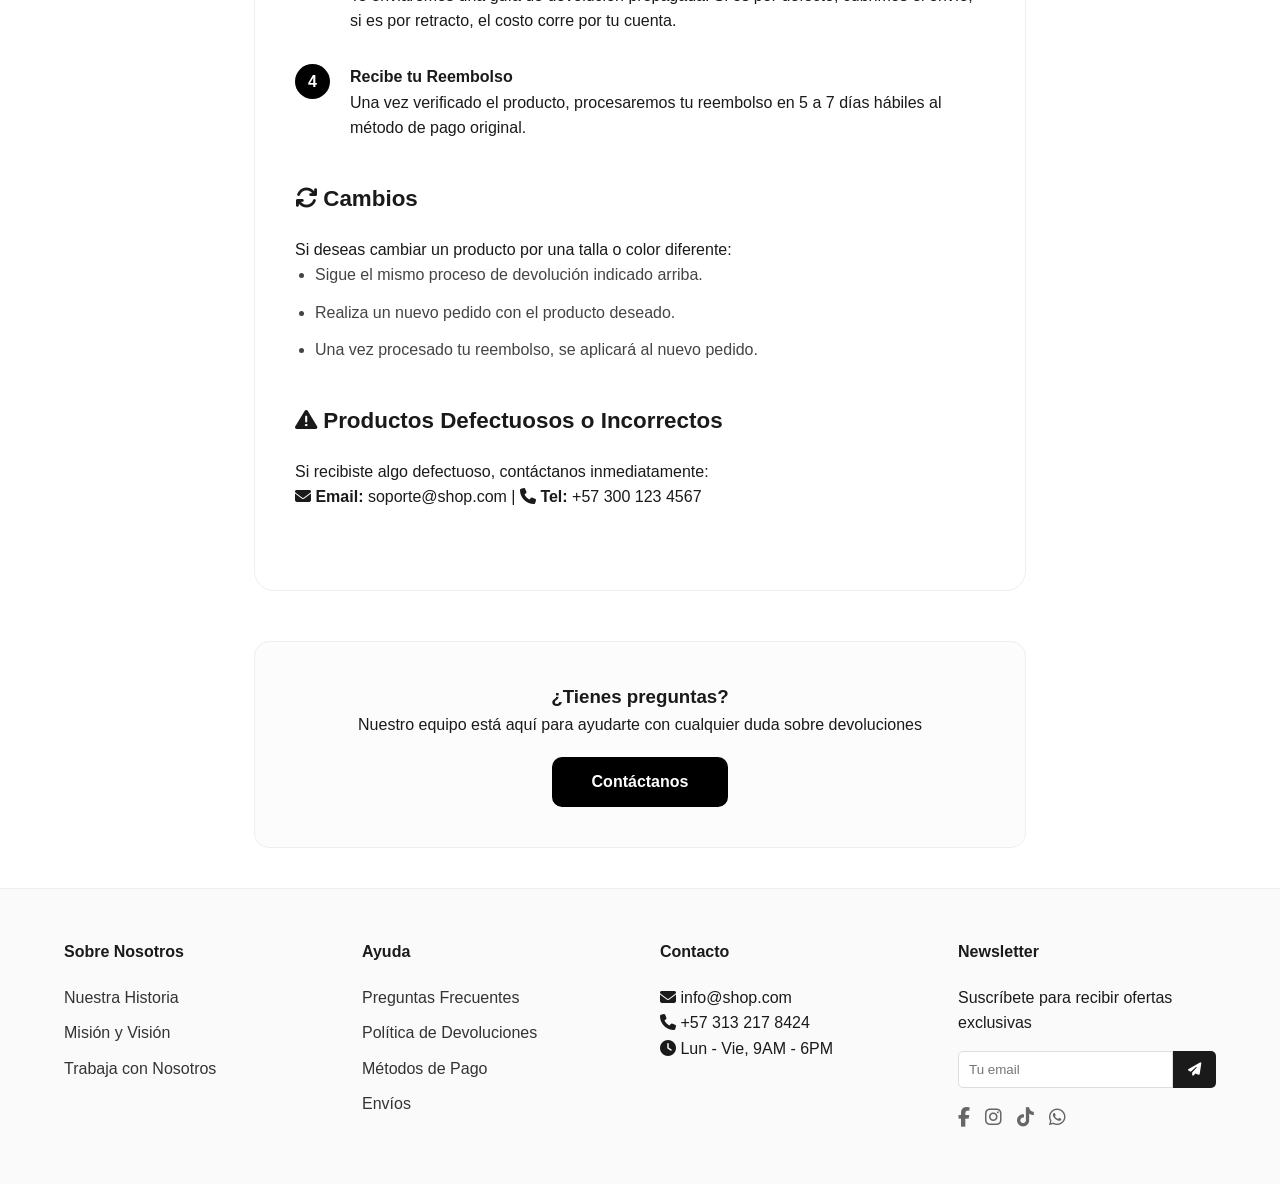
<file: mackup/devoluciones.html>
<!DOCTYPE html>
<html lang="es">
<head>
    <meta charset="UTF-8">
    <meta name="viewport" content="width=device-width, initial-scale=1.0">
    <title>Política de Devoluciones | Arias Shop</title>
    <link rel="stylesheet" href="https://cdnjs.cloudflare.com/ajax/libs/font-awesome/6.4.2/css/all.min.css">
    <link rel="stylesheet" href="styles/index.css">
</head>
<body>

    <div class="top-announcement">
        Envío gratis en compras superiores a $50.000
    </div>

    <header>
        <div class="header-left">
            <div class="logo">
                <img src="img/logo.png" alt="Arias Shop logo">
                <span>Arias Shop</span>
            </div>
        </div>
        <div class="header-center">
            <div class="search-bar">
                <input type="search" placeholder="Buscar productos..." aria-label="Buscar productos">
                <button type="button"><i class="fa-solid fa-magnifying-glass"></i></button>
            </div>
        </div>
        <div class="header-right">
            <a href="carrito.html">
                <div class="icon-button" aria-label="Carrito de compras">
                    <i class="fa-solid fa-cart-shopping"></i>
                </div>
            </a>
            <a href="cuenta.html">
                <div class="icon-button" aria-label="Usuario">
                    <i class="fa-solid fa-user"></i>
                </div>
            </a>
        </div>
    </header>

    <main class="devoluciones-page">
        <section class="policy-header">
            <h1>Política de Devoluciones</h1>
            <p>Tu satisfacción es nuestra prioridad. Lee nuestra política completa de devoluciones y cambios.</p>
        </section>

        <section class="policy-grid-icons container">
            <div class="policy-card-icon">
                <div class="icon-circle"><i class="fa-solid fa-calendar-check"></i></div>
                <h3>30 Días</h3>
                <p>Para devoluciones</p>
            </div>
            <div class="policy-card-icon">
                <div class="icon-circle"><i class="fa-solid fa-rotate-left"></i></div>
                <h3>Gratis</h3>
                <p>Devolución por defecto</p>
            </div>
            <div class="policy-card-icon">
                <div class="icon-circle"><i class="fa-solid fa-box-open"></i></div>
                <h3>Fácil</h3>
                <p>Proceso sencillo</p>
            </div>
            <div class="policy-card-icon">
                <div class="icon-circle"><i class="fa-solid fa-circle-check"></i></div>
                <h3>Reembolso Rápido</h3>
                <p>5-7 días hábiles</p>
            </div>
        </section>

        <div class="policy-content-box container">
            <section class="policy-section">
                <h2><i class="fa-solid fa-clipboard-list"></i> Condiciones para Devoluciones</h2>
                <ul>
                    <li>El producto debe devolverse dentro de los 30 días posteriores a la fecha de compra.</li>
                    <li>Los artículos deben estar sin usar, sin lavar y en su empaque original.</li>
                    <li>Todas las etiquetas originales deben estar intactas y adheridas al producto.</li>
                    <li>Debes presentar el comprobante de compra original.</li>
                </ul>
            </section>

            <section class="policy-section">
                <h2><i class="fa-solid fa-ban"></i> Productos No Retornables</h2>
                <p class="subtitle-policy">Por razones de higiene y seguridad, los siguientes productos no pueden ser devueltos:</p>
                <ul>
                    <li>Ropa interior, trajes de baño y productos de higiene personal.</li>
                    <li>Productos con etiquetas rotas o removidas.</li>
                    <li>Artículos en oferta final o liquidación (indicado en la descripción del producto).</li>
                    <li>Productos personalizados o hechos a medida.</li>
                </ul>
            </section>

            <section class="policy-section">
                <h2><i class="fa-solid fa-truck-ramp-box"></i> Proceso de Devolución</h2>
                <div class="steps-container">
                    <div class="step-item">
                        <div class="step-number">1</div>
                        <div class="step-text">
                            <strong>Inicia tu Solicitud</strong>
                            <p>Accede a tu cuenta y ve a "Mis Pedidos". Selecciona el pedido que deseas devolver y haz clic en "Solicitar Devolución".</p>
                        </div>
                    </div>
                    <div class="step-item">
                        <div class="step-number">2</div>
                        <div class="step-text">
                            <strong>Empaqueta el Producto</strong>
                            <p>Coloca el producto en su empaque original con todas las etiquetas intactas. Incluye el comprobante de compra.</p>
                        </div>
                    </div>
                    <div class="step-item">
                        <div class="step-number">3</div>
                        <div class="step-text">
                            <strong>Envía el Paquete</strong>
                            <p>Te enviaremos una guía de devolución prepagada. Si es por defecto, cubrimos el envío; si es por retracto, el costo corre por tu cuenta.</p>
                        </div>
                    </div>
                    <div class="step-item">
                        <div class="step-number">4</div>
                        <div class="step-text">
                            <strong>Recibe tu Reembolso</strong>
                            <p>Una vez verificado el producto, procesaremos tu reembolso en 5 a 7 días hábiles al método de pago original.</p>
                        </div>
                    </div>
                </div>
            </section>

            <section class="policy-section">
                <h2><i class="fa-solid fa-arrows-rotate"></i> Cambios</h2>
                <p>Si deseas cambiar un producto por una talla o color diferente:</p>
                <ul>
                    <li>Sigue el mismo proceso de devolución indicado arriba.</li>
                    <li>Realiza un nuevo pedido con el producto deseado.</li>
                    <li>Una vez procesado tu reembolso, se aplicará al nuevo pedido.</li>
                </ul>
            </section>

            <section class="policy-section border-top">
                <h2><i class="fa-solid fa-triangle-exclamation"></i> Productos Defectuosos o Incorrectos</h2>
                <p>Si recibiste algo defectuoso, contáctanos inmediatamente:</p>
                <p><strong><i class="fa-solid fa-envelope"></i> Email:</strong> soporte@shop.com | <strong><i class="fa-solid fa-phone"></i> Tel:</strong> +57 300 123 4567</p>
            </section>
        </div>

        <section class="policy-footer-banner">
            <h3>¿Tienes preguntas?</h3>
            <p>Nuestro equipo está aquí para ayudarte con cualquier duda sobre devoluciones</p>
            <a href="contacto.html" class="btn-negro-rounded">Contáctanos</a>
        </section>
    </main>

    <footer>
        <div class="footer-container">
            <div class="footer-col">
                <h4>Sobre Nosotros</h4>
                <ul>
                    <li><a href="nosotros.html">Nuestra Historia</a></li>
                    <li><a href="nosotros.html">Misión y Visión</a></li>
                    <li><a href="#">Trabaja con Nosotros</a></li>
                </ul>
            </div>

            <div class="footer-col">
                <h4>Ayuda</h4>
                <ul>
                    <li><a href="preguntasFrecuentes.html">Preguntas Frecuentes</a></li>
                    <li><a href="devoluciones.html">Política de Devoluciones</a></li>
                    <li><a href="#">Métodos de Pago</a></li>
                    <li><a href="#">Envíos</a></li>
                </ul>
            </div>

            <div class="footer-col">
                <h4>Contacto</h4>
                <p><i class="fa-solid fa-envelope"></i> info@shop.com</p>
                <p><i class="fa-solid fa-phone"></i> +57 313 217 8424</p>
                <p><i class="fa-solid fa-clock"></i> Lun - Vie, 9AM - 6PM</p>
            </div>

            <div class="footer-col">
                <h4>Newsletter</h4>
                <p>Suscríbete para recibir ofertas exclusivas</p>
                <div class="newsletter-form">
                    <input type="email" placeholder="Tu email">
                    <button type="button"><i class="fa-solid fa-paper-plane"></i></button>
                </div>
                <div class="social-icons">
                    <a href="#" aria-label="Facebook"><i class="fa-brands fa-facebook-f"></i></a>
                    <a href="#" aria-label="Instagram"><i class="fa-brands fa-instagram"></i></a>
                    <a href="#" aria-label="TikTok"><i class="fa-brands fa-tiktok"></i></a>
                    <a href="#" aria-label="WhatsApp"><i class="fa-brands fa-whatsapp"></i></a>
                </div>
            </div>
        </div>
    </footer>

</body>
</html>
</file>
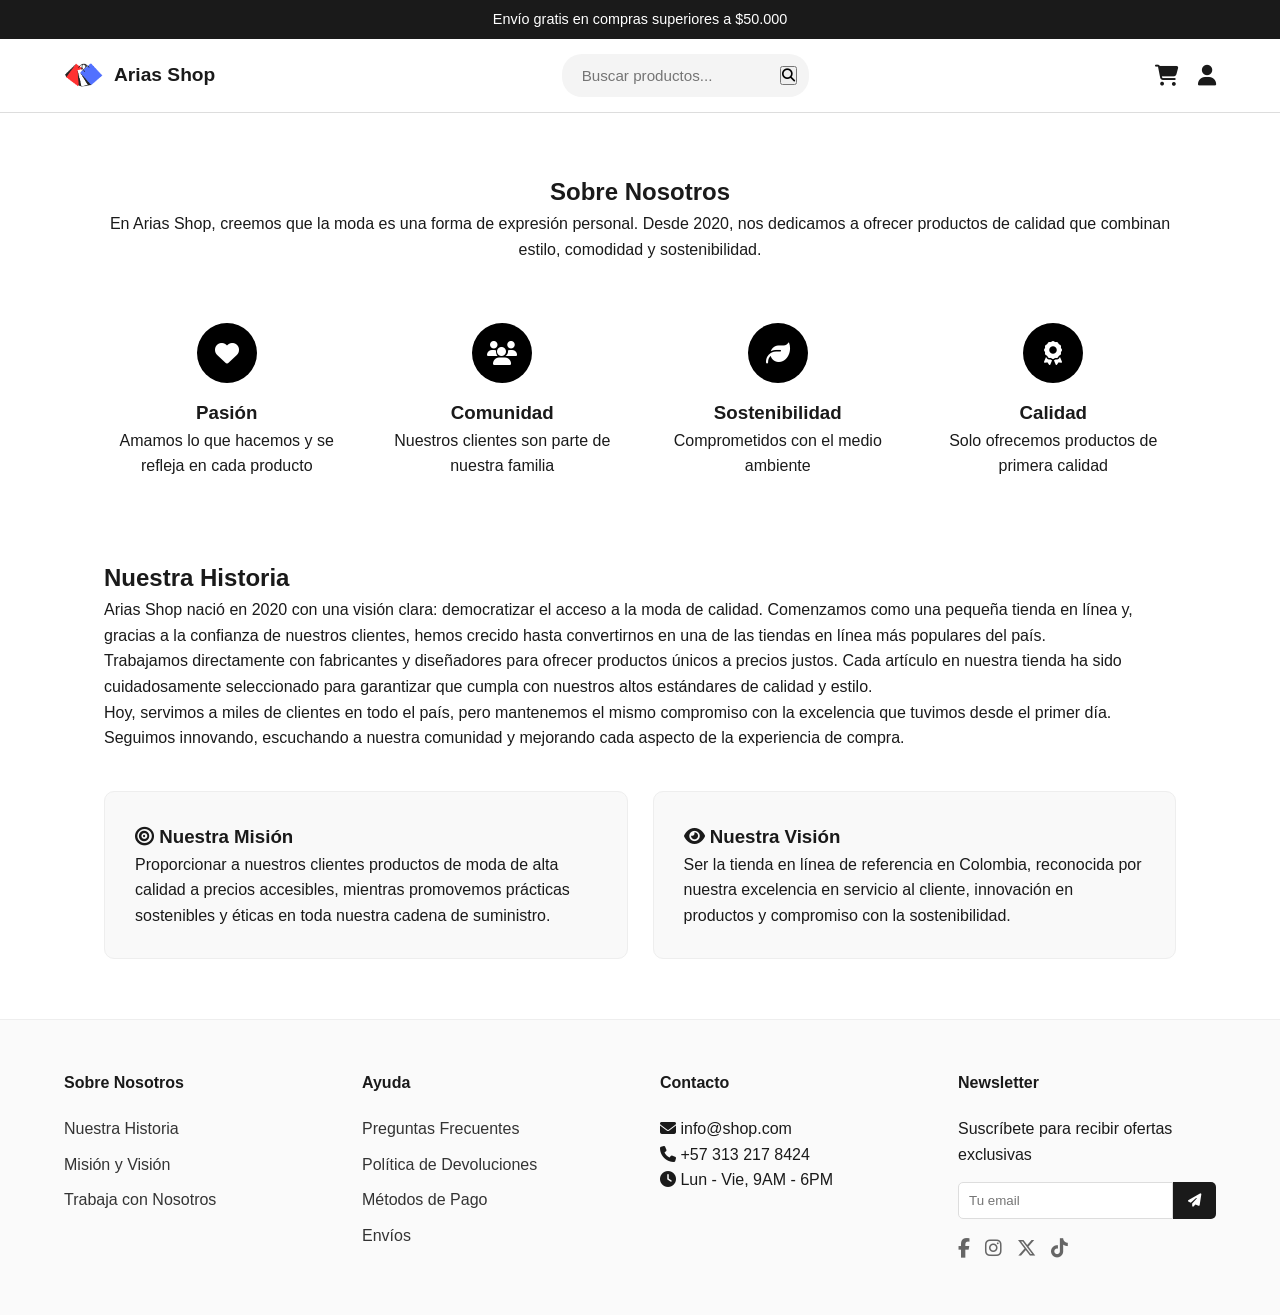
<file: mackup/misionVision.html>
<!DOCTYPE html>
<html lang="es">
<head>
    <meta charset="UTF-8">
    <meta name="viewport" content="width=device-width, initial-scale=1.0">
    <title>Sobre Nosotros | Arias Shop</title>
    <link rel="stylesheet" href="https://cdnjs.cloudflare.com/ajax/libs/font-awesome/6.4.2/css/all.min.css">
    <link rel="stylesheet" href="styles/index.css">
</head>

<body>

    <div class="top-announcement">
        Envío gratis en compras superiores a $50.000
    </div>

    <header>
        <div class="header-left">
            <div class="logo">
                <img src="img/logo.png" alt="Arias Shop logo">
                <span>Arias Shop</span>
            </div>
        </div>
        <div class="header-center">
            <div class="search-bar">
                <input type="search" placeholder="Buscar productos..." aria-label="Buscar productos">
                <button type="button"><i class="fa-solid fa-magnifying-glass"></i></button>
            </div>
        </div>
        <div class="header-right">
            <a href="carrito.html">
                <div class="icon-button" aria-label="Carrito de compras">
                    <i class="fa-solid fa-cart-shopping"></i>
                </div>
            </a>
            <a href="cuenta.html">
                <div class="icon-button" aria-label="Usuario">
                    <i class="fa-solid fa-user"></i>
                </div>
            </a>
        </div>
    </header>

    <main class="nosotros-page">
        
        <section class="nosotros-intro">
            <h1>Sobre Nosotros</h1>
            <p>En Arias Shop, creemos que la moda es una forma de expresión personal. Desde 2020, nos dedicamos a ofrecer productos de calidad que combinan estilo, comodidad y sostenibilidad.</p>
        </section>

        <section class="valores-grid">
            <div class="valor-item">
                <div class="valor-icono"><i class="fa-solid fa-heart"></i></div>
                <h3>Pasión</h3>
                <p>Amamos lo que hacemos y se refleja en cada producto</p>
            </div>
            <div class="valor-item">
                <div class="valor-icono"><i class="fa-solid fa-users"></i></div>
                <h3>Comunidad</h3>
                <p>Nuestros clientes son parte de nuestra familia</p>
            </div>
            <div class="valor-item">
                <div class="valor-icono"><i class="fa-solid fa-leaf"></i></div>
                <h3>Sostenibilidad</h3>
                <p>Comprometidos con el medio ambiente</p>
            </div>
            <div class="valor-item">
                <div class="valor-icono"><i class="fa-solid fa-award"></i></div>
                <h3>Calidad</h3>
                <p>Solo ofrecemos productos de primera calidad</p>
            </div>
        </section>

        <section class="historia-section">
            <h2>Nuestra Historia</h2>
            <div class="historia-texto">
                <p>Arias Shop nació en 2020 con una visión clara: democratizar el acceso a la moda de calidad. Comenzamos como una pequeña tienda en línea y, gracias a la confianza de nuestros clientes, hemos crecido hasta convertirnos en una de las tiendas en línea más populares del país.</p>
                <p>Trabajamos directamente con fabricantes y diseñadores para ofrecer productos únicos a precios justos. Cada artículo en nuestra tienda ha sido cuidadosamente seleccionado para garantizar que cumpla con nuestros altos estándares de calidad y estilo.</p>
                <p>Hoy, servimos a miles de clientes en todo el país, pero mantenemos el mismo compromiso con la excelencia que tuvimos desde el primer día. Seguimos innovando, escuchando a nuestra comunidad y mejorando cada aspecto de la experiencia de compra.</p>
            </div>
        </section>

        <section class="mision-vision-container">
            <div class="cuadro-info">
                <h3><i class="fa-solid fa-bullseye"></i> Nuestra Misión</h3>
                <p>Proporcionar a nuestros clientes productos de moda de alta calidad a precios accesibles, mientras promovemos prácticas sostenibles y éticas en toda nuestra cadena de suministro.</p>
            </div>
            <div class="cuadro-info">
                <h3><i class="fa-solid fa-eye"></i> Nuestra Visión</h3>
                <p>Ser la tienda en línea de referencia en Colombia, reconocida por nuestra excelencia en servicio al cliente, innovación en productos y compromiso con la sostenibilidad.</p>
            </div>
        </section>

    </main>

    <footer>
        <div class="footer-container">
            <div class="footer-col">
                <h4>Sobre Nosotros</h4>
                <ul>
                    <li><a href="nosotros.html">Nuestra Historia</a></li>
                    <li><a href="nosotros.html">Misión y Visión</a></li>
                    <li><a href="#">Trabaja con Nosotros</a></li>
                </ul>
            </div>

            <div class="footer-col">
                <h4>Ayuda</h4>
                <ul>
                    <li><a href="#">Preguntas Frecuentes</a></li>
                    <li><a href="#">Política de Devoluciones</a></li>
                    <li><a href="#">Métodos de Pago</a></li>
                    <li><a href="#">Envíos</a></li>
                </ul>
            </div>

            <div class="footer-col">
                <h4>Contacto</h4>
                <p><i class="fa-solid fa-envelope"></i> info@shop.com</p>
                <p><i class="fa-solid fa-phone"></i> +57 313 217 8424</p>
                <p><i class="fa-solid fa-clock"></i> Lun - Vie, 9AM - 6PM</p>
            </div>

            <div class="footer-col">
                <h4>Newsletter</h4>
                <p>Suscríbete para recibir ofertas exclusivas</p>
                <div class="newsletter-form">
                    <input type="email" placeholder="Tu email" aria-label="Tu email">
                    <button type="button"><i class="fa-solid fa-paper-plane"></i></button>
                </div>
                <div class="social-icons">
                    <a href="#" aria-label="Facebook"><i class="fa-brands fa-facebook-f"></i></a>
                    <a href="#" aria-label="Instagram"><i class="fa-brands fa-instagram"></i></a>
                    <a href="#" aria-label="X (Twitter)"><i class="fa-brands fa-x-twitter"></i></a>
                    <a href="#" aria-label="TikTok"><i class="fa-brands fa-tiktok"></i></a>
                </div>
            </div>
        </div>
    </footer>

</body>
</html>
</file>
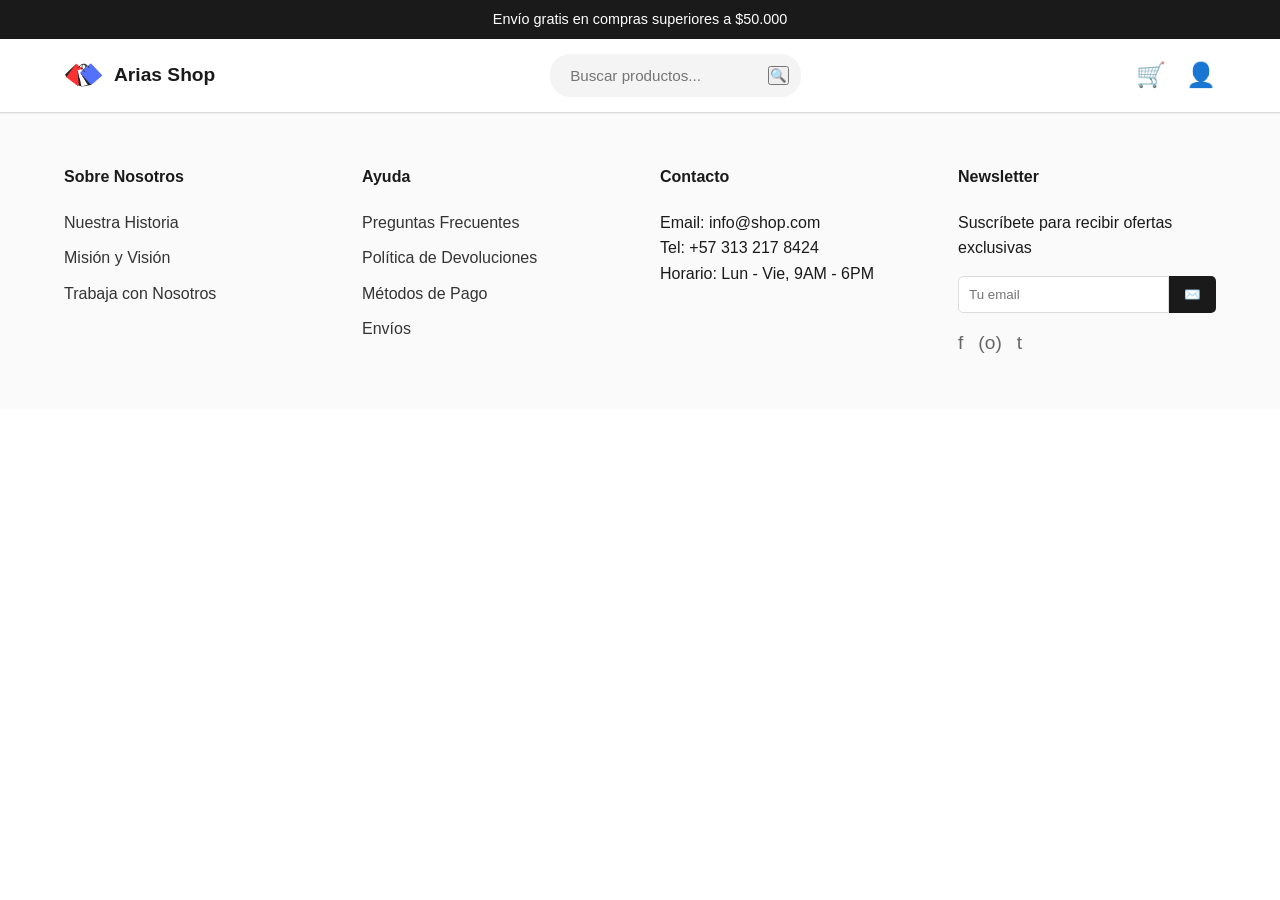
<file: mackup/plantilla.html>
<!DOCTYPE html>
<html lang="es">
<head>
    <meta charset="UTF-8">
    <meta name="viewport" content="width=device-width, initial-scale=1.0">
    <title>Arias Shop</title>
    <!-- Asegúrate de que la ruta a tu CSS sea correcta -->
    <link rel="stylesheet" href="styles/index.css">
</head>
<body>

    <!-- ANUNCIO SUPERIOR -->
    <div class="top-announcement">
        Envío gratis en compras superiores a $50.000
    </div>

    <!-- HEADER (FIJO) -->
    <header>
        <div class="header-left">
            <div class="logo">
                <img src="img/logo.png" alt="Arias Shop logo">
                <span>Arias Shop</span>
            </div>
        </div>
        <div class="header-center">
            <div class="search-bar">
                <input type="search" placeholder="Buscar productos..." aria-label="Buscar productos">
                <button type="button">🔍</button>
            </div>
        </div>
        <div class="header-right">
            <div class="icon-button" aria-label="Carrito de compras">🛒</div>
            <div class="icon-button" aria-label="Usuario">👤</div>
        </div>
    </header>

    <!-- CONTENIDO VARIABLE (Aquí cambias todo según la página) -->
    <main>
        <!-- Aquí va el contenido específico de cada página -->
    </main>

    <!-- FOOTER (FIJO) -->
    <footer>
        <div class="footer-container">
            <div class="footer-col">
                <h4>Sobre Nosotros</h4>
                <ul>
                    <li><a href="nosotros.html">Nuestra Historia</a></li>
                    <li><a href="nosotros.html">Misión y Visión</a></li>
                    <li><a href="#">Trabaja con Nosotros</a></li>
                </ul>
            </div>

            <div class="footer-col">
                <h4>Ayuda</h4>
                <ul>
                    <li><a href="#">Preguntas Frecuentes</a></li>
                    <li><a href="#">Política de Devoluciones</a></li>
                    <li><a href="#">Métodos de Pago</a></li>
                    <li><a href="#">Envíos</a></li>
                </ul>
            </div>

            <div class="footer-col">
                <h4>Contacto</h4>
                <p>Email: info@shop.com</p>
                <p>Tel: +57 313 217 8424</p>
                <p>Horario: Lun - Vie, 9AM - 6PM</p>
            </div>

            <div class="footer-col">
                <h4>Newsletter</h4>
                <p>Suscríbete para recibir ofertas exclusivas</p>
                <div class="newsletter-form">
                    <input type="email" placeholder="Tu email">
                    <button type="button">✉️</button>
                </div>
                <div class="social-icons">
                    <a href="#">f</a>
                    <a href="#">(o)</a>
                    <a href="#">t</a>
                </div>
            </div>
        </div>
    </footer>

</body>
</html>
</file>
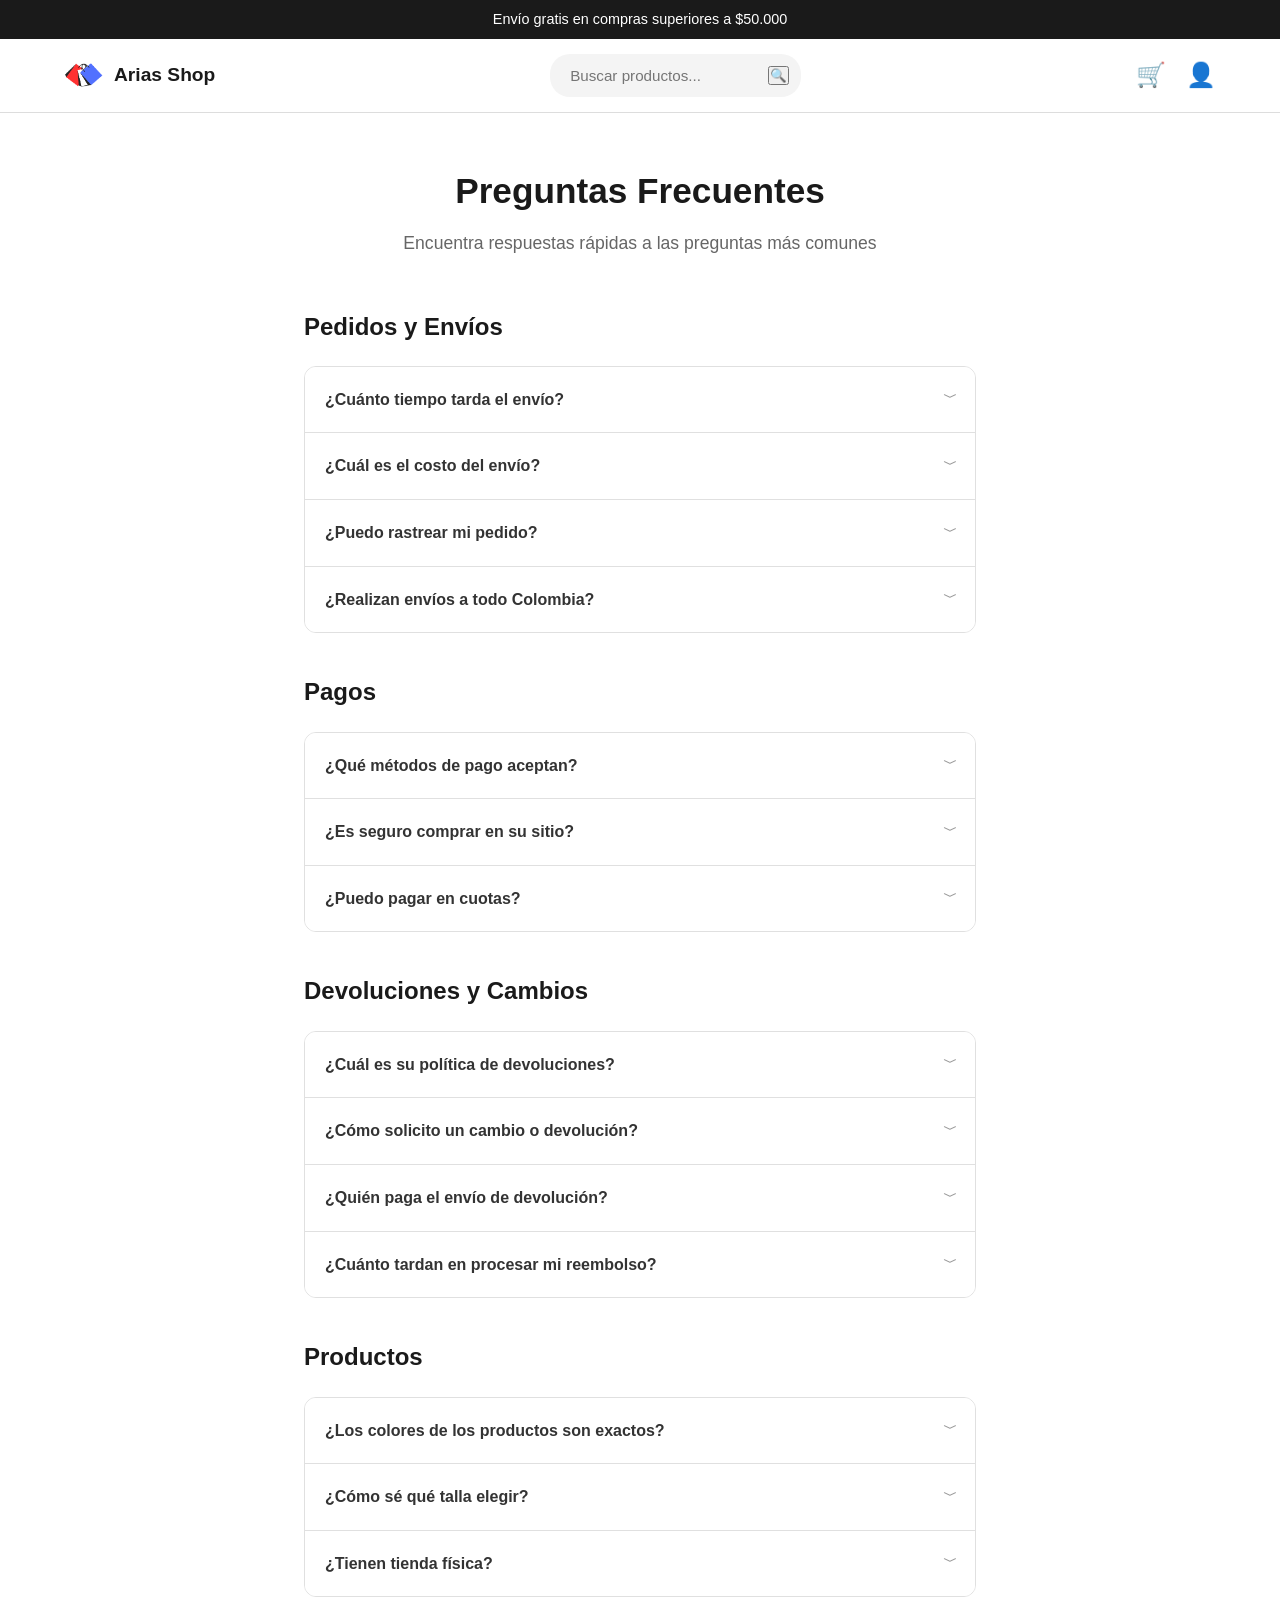
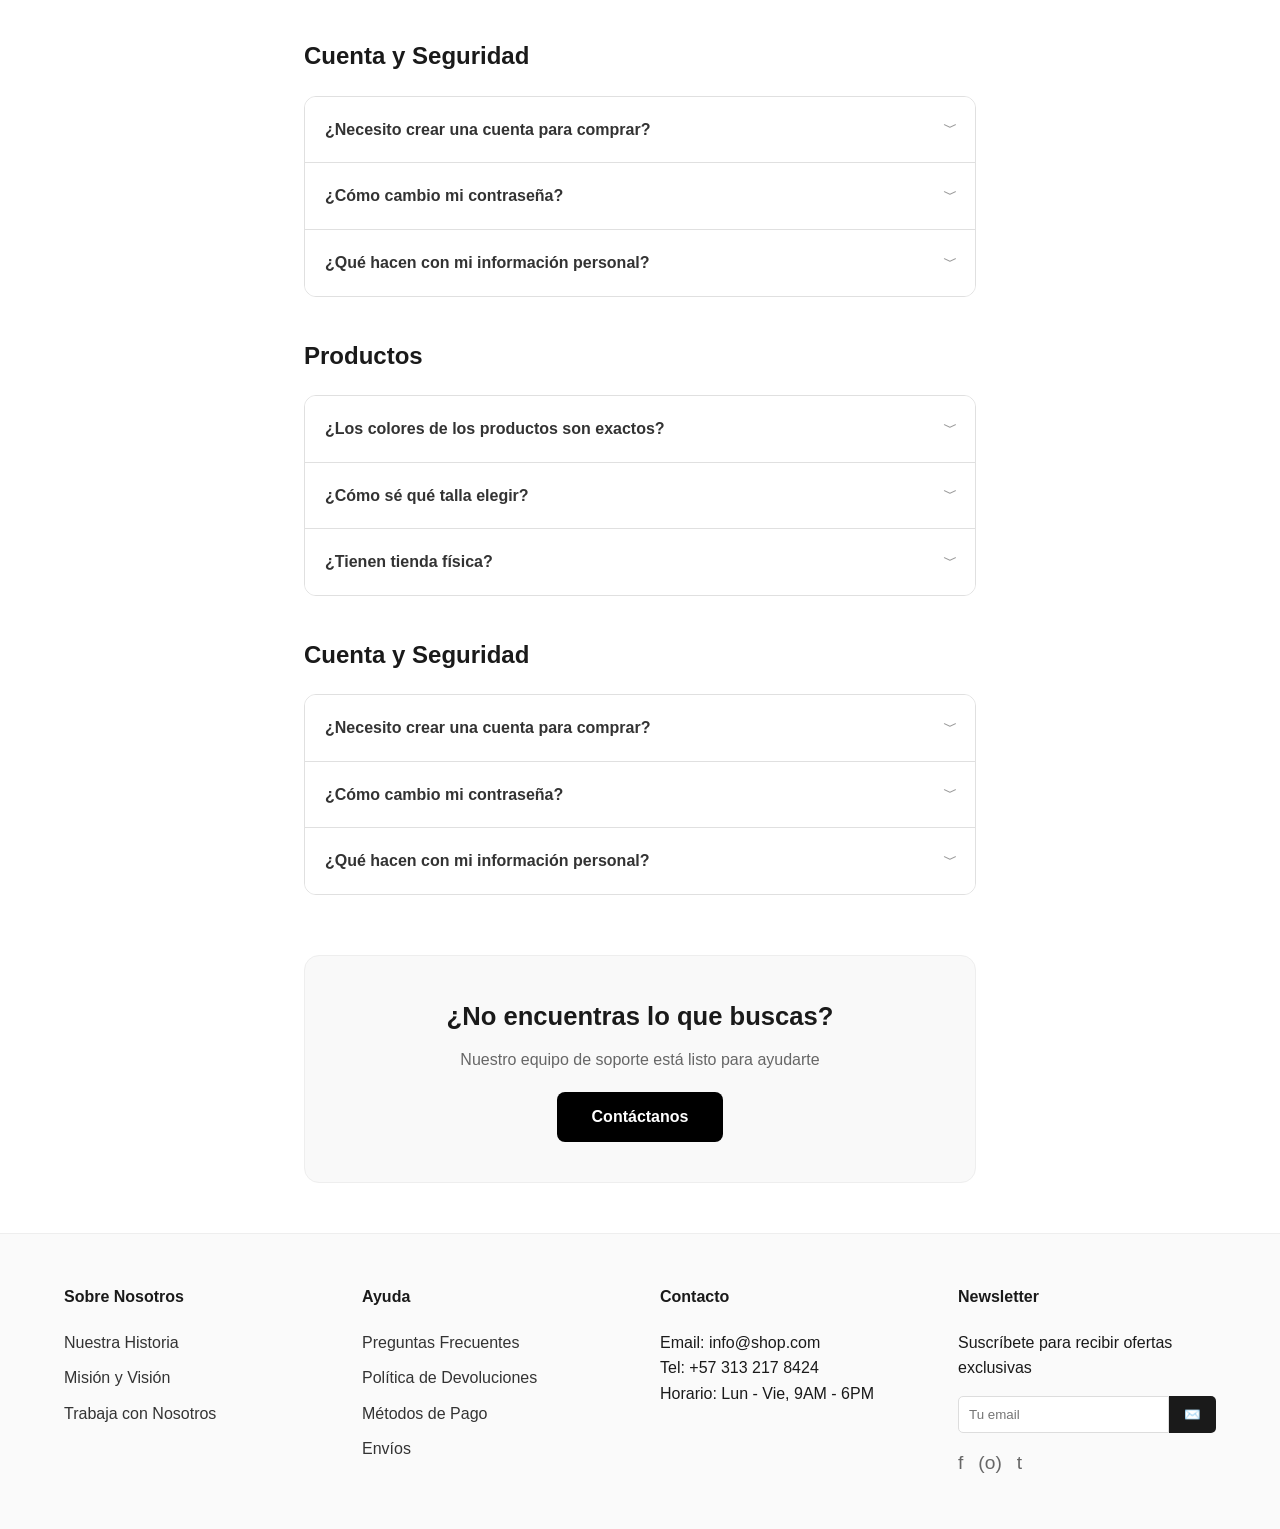
<file: mackup/preguntasFrecuentes.html>
<!DOCTYPE html>
<html lang="es">
<head>
    <meta charset="UTF-8">
    <meta name="viewport" content="width=device-width, initial-scale=1.0">
    <title>Arias Shop</title>
    <!-- Asegúrate de que la ruta a tu CSS sea correcta -->
    <link rel="stylesheet" href="styles/index.css">
</head>
<body>

    <!-- ANUNCIO SUPERIOR -->
    <div class="top-announcement">
        Envío gratis en compras superiores a $50.000
    </div>

    <!-- HEADER (FIJO) -->
    <header>
        <div class="header-left">
            <div class="logo">
                <img src="img/logo.png" alt="Arias Shop logo">
                <span>Arias Shop</span>
            </div>
        </div>
        <div class="header-center">
            <div class="search-bar">
                <input type="search" placeholder="Buscar productos..." aria-label="Buscar productos">
                <button type="button">🔍</button>
            </div>
        </div>
        <div class="header-right">
            <div class="icon-button" aria-label="Carrito de compras">🛒</div>
            <div class="icon-button" aria-label="Usuario">👤</div>
        </div>
    </header>

    <!-- CONTENIDO VARIABLE (Aquí cambias todo según la página) -->
<main class="faq-page">
    <section class="faq-header">
        <h1>Preguntas Frecuentes</h1>
        <p>Encuentra respuestas rápidas a las preguntas más comunes</p>
    </section>

    <div class="faq-container">
        <!-- Categoría: Pedidos y Envíos -->
        <section class="faq-category">
            <h2>Pedidos y Envíos</h2>
            <div class="faq-group">
                <details>
                    <summary>¿Cuánto tiempo tarda el envío? <span></span></summary>
                    <p>El tiempo de entrega en ciudades principales es de 2 a 5 días hábiles. Para el resto del país, puede tardar hasta 8 días hábiles.</p>
                </details>
                <details>
                    <summary>¿Cuál es el costo del envío? <span></span></summary>
                    <p>El envío es gratuito por compras superiores a $50.000. Para compras menores, el costo estándar es de $10.000 a nivel nacional.</p>
                </details>
                <details>
                    <summary>¿Puedo rastrear mi pedido? <span></span></summary>
                    <p>Sí, una vez despachado el producto, te enviaremos un correo con el número de guía y la transportadora encargada.</p>
                </details>
                <details>
                    <summary>¿Realizan envíos a todo Colombia? <span></span></summary>
                    <p>¡Sí! Llegamos a todos los municipios del país a través de nuestras transportadoras aliadas.</p>
                </details>
            </div>
        </section>

        <!-- Categoría: Pagos -->
        <section class="faq-category">
            <h2>Pagos</h2>
            <div class="faq-group">
                <details>
                    <summary>¿Qué métodos de pago aceptan? <span></span></summary>
                    <p>Aceptamos tarjetas de crédito (Visa, Mastercard, Amex), débito bancario PSE, y pagos en efectivo a través de Efecty.</p>
                </details>
                <details>
                    <summary>¿Es seguro comprar en su sitio? <span></span></summary>
                    <p>Absolutamente. Contamos con certificados de seguridad SSL y trabajamos con pasarelas de pago que protegen tus datos bancarios.</p>
                </details>
                <details>
                    <summary>¿Puedo pagar en cuotas? <span></span></summary>
                    <p>Sí, puedes diferir tus compras con tarjeta de crédito desde 1 hasta 36 cuotas, dependiendo de tu entidad bancaria.</p>
                </details>
            </div>
        </section>

        <!-- Categoría: Devoluciones y Cambios -->
        <section class="faq-category">
            <h2>Devoluciones y Cambios</h2>
            <div class="faq-group">
                <details>
                    <summary>¿Cuál es su política de devoluciones? <span></span></summary>
                    <p>Tienes hasta 30 días calendario después de recibir tu compra para solicitar un cambio o devolución por retracto.</p>
                </details>
                <details>
                    <summary>¿Cómo solicito un cambio o devolución? <span></span></summary>
                    <p>Debes escribirnos a soporte@shop.com con tu número de pedido y el motivo del cambio. El producto debe estar en perfectas condiciones.</p>
                </details>
                <details>
                    <summary>¿Quién paga el envío de devolución? <span></span></summary>
                    <p>Si es por garantía o error en el envío, nosotros asumimos el costo. Si es por retracto o cambio de talla, el cliente asume el flete.</p>
                </details>
                <details>
                    <summary>¿Cuánto tardan en procesar mi reembolso? <span></span></summary>
                    <p>Una vez recibido el producto en bodega, el reembolso se procesa en un máximo de 5 a 10 días hábiles.</p>
                </details>
            </div>
        </section>

        <!-- Categoría: Productos -->
        <section class="faq-category">
            <h2>Productos</h2>
            <div class="faq-group">
                <details>
                    <summary>¿Los colores de los productos son exactos? <span></span></summary>
                    <p>Hacemos nuestro mejor esfuerzo para mostrar los colores con precisión, pero recuerda que pueden variar ligeramente según la calibración de tu pantalla.</p>
                </details>
                <details>
                    <summary>¿Cómo sé qué talla elegir? <span></span></summary>
                    <p>En cada página de producto encontrarás una "Guía de Tallas" con las medidas en centímetros para que elijas la que mejor te quede.</p>
                </details>
                <details>
                    <summary>¿Tienen tienda física? <span></span></summary>
                    <p>Por ahora somos una tienda 100% en línea, lo que nos permite ofrecerte mejores precios y envíos a todo el país.</p>
                </details>
            </div>
        </section>

        <!-- Categoría: Cuenta y Seguridad -->
        <section class="faq-category">
            <h2>Cuenta y Seguridad</h2>
            <div class="faq-group">
                <details>
                    <summary>¿Necesito crear una cuenta para comprar? <span></span></summary>
                    <p>No es obligatorio, puedes comprar como invitado. Sin embargo, crear una cuenta te permite rastrear tus pedidos y comprar más rápido la próxima vez.</p>
                </details>
                <details>
                    <summary>¿Cómo cambio mi contraseña? <span></span></summary>
                    <p>Ve a la sección "Mi Cuenta" y selecciona "Seguridad". Desde allí podrás actualizar tu contraseña en cualquier momento.</p>
                </details>
                <details>
                    <summary>¿Qué hacen con mi información personal? <span></span></summary>
                    <p>Tus datos están protegidos bajo nuestra política de privacidad y solo se usan para procesar tus pedidos y mejorar tu experiencia.</p>
                </details>
            </div>
        </section>

        <!-- Categoría: Productos -->
        <section class="faq-category">
            <h2>Productos</h2>
            <div class="faq-group">
                <details>
                    <summary>¿Los colores de los productos son exactos? <span></span></summary>
                    <p>Hacemos nuestro mejor esfuerzo para mostrar los colores con precisión, pero recuerda que pueden variar ligeramente según la calibración de tu pantalla.</p>
                </details>
                <details>
                    <summary>¿Cómo sé qué talla elegir? <span></span></summary>
                    <p>En cada página de producto encontrarás una "Guía de Tallas" con las medidas en centímetros para que elijas la que mejor te quede.</p>
                </details>
                <details>
                    <summary>¿Tienen tienda física? <span></span></summary>
                    <p>Por ahora somos una tienda 100% en línea, lo que nos permite ofrecerte mejores precios y envíos a todo el país.</p>
                </details>
            </div>
        </section>

        <!-- Categoría: Cuenta y Seguridad -->
        <section class="faq-category">
            <h2>Cuenta y Seguridad</h2>
            <div class="faq-group">
                <details>
                    <summary>¿Necesito crear una cuenta para comprar? <span></span></summary>
                    <p>No es obligatorio, puedes comprar como invitado. Sin embargo, crear una cuenta te permite rastrear tus pedidos y comprar más rápido la próxima vez.</p>
                </details>
                <details>
                    <summary>¿Cómo cambio mi contraseña? <span></span></summary>
                    <p>Ve a la sección "Mi Cuenta" y selecciona "Seguridad". Desde allí podrás actualizar tu contraseña en cualquier momento.</p>
                </details>
                <details>
                    <summary>¿Qué hacen con mi información personal? <span></span></summary>
                    <p>Tus datos están protegidos bajo nuestra política de privacidad y solo se usan para procesar tus pedidos y mejorar tu experiencia.</p>
                </details>
            </div>
        </section>

        <!-- Sección de Cierre / Contacto -->
        <section class="faq-footer">
            <div class="faq-footer-content">
                <h3>¿No encuentras lo que buscas?</h3>
                <p>Nuestro equipo de soporte está listo para ayudarte</p>
                <a href="contacto.html" class="btn-contacto-faq">Contáctanos</a>
            </div>
        </section>
    </div>
</main>

    <!-- FOOTER (FIJO) -->
    <footer>
        <div class="footer-container">
            <div class="footer-col">
                <h4>Sobre Nosotros</h4>
                <ul>
                    <li><a href="nosotros.html">Nuestra Historia</a></li>
                    <li><a href="nosotros.html">Misión y Visión</a></li>
                    <li><a href="#">Trabaja con Nosotros</a></li>
                </ul>
            </div>

            <div class="footer-col">
                <h4>Ayuda</h4>
                <ul>
                    <li><a href="#">Preguntas Frecuentes</a></li>
                    <li><a href="#">Política de Devoluciones</a></li>
                    <li><a href="#">Métodos de Pago</a></li>
                    <li><a href="#">Envíos</a></li>
                </ul>
            </div>

            <div class="footer-col">
                <h4>Contacto</h4>
                <p>Email: info@shop.com</p>
                <p>Tel: +57 313 217 8424</p>
                <p>Horario: Lun - Vie, 9AM - 6PM</p>
            </div>

            <div class="footer-col">
                <h4>Newsletter</h4>
                <p>Suscríbete para recibir ofertas exclusivas</p>
                <div class="newsletter-form">
                    <input type="email" placeholder="Tu email">
                    <button type="button">✉️</button>
                </div>
                <div class="social-icons">
                    <a href="#">f</a>
                    <a href="#">(o)</a>
                    <a href="#">t</a>
                </div>
            </div>
        </div>
    </footer>

</body>
</html>
</file>
<file: mackup/styles/index.css>
/* =========================
   Variables globales 
   ========================= */
:root {
  /* Colores */
  --negro: #1a1a1a;
  --gris-oscuro: #333333;
  --gris-claro: #f4f4f4;
  --rojo-oferta: #ff0000;
  --blanco: #ffffff;

  /* Tipografía */
  --fuente-principal: 'Segoe UI', Tahoma, Geneva, Verdana, sans-serif;

  /* Espaciado y tamaños */
  --gap: 20px;
  --container-padding: 5%;
  --radius: 10px;

  /* Botones */
  --btn-bg-dark: var(--negro);
  --btn-color-light: var(--blanco);
}

/* Reset básico */
* {
  margin: 0;
  padding: 0;
  box-sizing: border-box;
}

html, body {
  height: 100%;
}

body {
  font-family: var(--fuente-principal);
  line-height: 1.6;
  color: var(--negro);
  background-color: var(--blanco);
  -webkit-font-smoothing: antialiased;
  -moz-osx-font-smoothing: grayscale;
}

/* =========================
   Accesibilidad y preferencias 
   ========================= */
:focus {
  outline: none;
}

:focus-visible {
  outline: 3px solid rgba(0,0,0,0.12);
  outline-offset: 2px;
  border-radius: 6px;
}

@media (prefers-reduced-motion: reduce) {
  * {
    transition: none !important;
    animation: none !important;
  }
}

/* =========================
   Contenedores y utilidades 
   ========================= */
.container {
  padding-left: var(--container-padding);
  padding-right: var(--container-padding);
  margin-left: auto;
  margin-right: auto;
  max-width: 1200px;
}

.grid-gap {
  gap: var(--gap);
}

/* =========================
   1. Header y Top Announcement 
   ========================= */
.top-announcement {
  background-color: var(--negro);
  color: var(--blanco);
  text-align: center;
  padding: 8px;
  font-size: 0.9rem;
}

header {
  display: flex;
  justify-content: space-between;
  align-items: center;
  padding: 15px var(--container-padding);
  border-bottom: 1px solid #ddd;
  position: sticky;
  top: 0;
  background: var(--blanco);
  z-index: 1000;
}

.logo {
  display: flex;
  align-items: center;
  gap: 10px;
  font-weight: bold;
  font-size: 1.2rem;
}

.logo img {
  height: 40px;
  width: auto;
  display: block;
}

/* Search bar responsiva */
.search-bar {
  display: flex;
  align-items: center;
  background: var(--gris-claro);
  border-radius: 20px;
  padding: 5px 12px;
  width: 100%;
  max-width: 420px;
}

.search-bar input {
  border: none;
  background: transparent;
  width: 100%;
  padding: 8px;
  outline: none;
  font-size: 0.95rem;
}

/* Header right */
.header-right {
  display: flex;
  gap: 20px;
  font-size: 1.5rem;
  cursor: pointer;
  align-items: center;
}

/* =========================
   Botones unificados 
   ========================= */
.btn {
  display: inline-flex;
  align-items: center;
  justify-content: center;
  padding: 10px 18px;
  border-radius: 8px;
  border: none;
  cursor: pointer;
  font-weight: 700;
  text-decoration: none; /* Quita el subrayado */
  transition: transform 0.18s ease, background 0.18s ease;
}

.btn:active { transform: translateY(1px); }

.btn-dark {
  background: var(--btn-bg-dark);
  color: var(--btn-color-light);
}

.btn-light {
  background: var(--blanco);
  color: var(--negro);
  border: 1px solid #e6e6e6;
}

/* =========================
   2. Hero Section (AJUSTADO CON FONDO OSCURECIDO)
   ========================= */
.hero-section {
  /* Fondo con overlay oscuro (0.6 de opacidad) y la imagen */
  background-image: linear-gradient(rgba(0, 0, 0, 0.6), rgba(0, 0, 0, 0.6)), url('../img/fondoindex.jpg');
  background-size: cover;
  background-position: center;
  background-repeat: no-repeat;
  
  color: var(--blanco);
  padding: 80px 0;
  min-height: 70vh;
  display: flex;
  align-items: center;
  justify-content: center;
  text-align: center;
}

.hero-container {
  display: flex;
  flex-direction: column; /* Cambiado a columna para diseño sobre fondo */
  align-items: center;
  justify-content: center;
  gap: 20px;
  width: 100%;
  max-width: 800px;
}

.hero-content {
  flex: none;
  text-align: center;
}

.tag-nuevo {
  background: var(--rojo-oferta);
  color: white;
  padding: 5px 12px;
  border-radius: 20px;
  font-size: 0.85rem;
  font-weight: bold;
  display: inline-block;
  margin-bottom: 15px;
}

.hero-content h1 {
  font-size: clamp(2.5rem, 6vw, 4.5rem);
  margin-bottom: 15px;
  line-height: 1.1;
  text-shadow: 0 2px 10px rgba(0,0,0,0.3); /* Sombra suave para leer mejor */
}

.hero-content p {
  font-size: 1.2rem;
  margin-bottom: 30px;
  color: rgba(255, 255, 255, 0.9);
}

/* Ajuste específico para el botón Comprar Ahora */
.btn-comprar {
  background: var(--blanco);
  color: var(--negro) !important; /* Forzamos color negro */
  text-decoration: none !important; /* Forzamos quitar subrayado */
  padding: 12px 30px;
  border-radius: 30px;
  font-weight: bold;
  display: inline-block;
  transition: all 0.3s ease;
}

.btn-comprar:hover {
  background: #e0e0e0;
  transform: scale(1.05);
}

/* Ocultamos el div de la imagen lateral vieja porque ahora es fondo */
.hero-image {
  display: none;
}

@media (max-width: 768px) {
  .hero-content h1 {
    font-size: 2.2rem;
  }
}

/* =========================
   3. Categorías 
   ========================= */
.categorias-section {
  padding: 50px var(--container-padding);
  text-align: center;
}

.categorias-container {
  display: grid;
  grid-template-columns: repeat(auto-fit, minmax(200px, 1fr));
  gap: var(--gap);
  margin-top: 30px;
}

.categoria-card {
  background-color: var(--negro);
  height: 250px;
  border-radius: 15px;
  display: flex;
  align-items: center;
  justify-content: center;
  color: var(--blanco);
  text-decoration: none;
  font-weight: bold;
  font-size: 1.5rem;
  position: relative;
  overflow: hidden; 
  transition: transform 0.25s ease;
}

.categoria-card:hover {
  transform: scale(1.03);
}

.categoria-card img {
  position: absolute;
  top: 0;
  left: 0;
  width: 100%;
  height: 100%;
  object-fit: cover;
  z-index: 0;
  opacity: 0.5; 
  transition: opacity 0.3s;
}

.categoria-card:hover img {
  opacity: 0.3; 
}

.categoria-card span {
  position: relative;
  z-index: 1;
  text-transform: uppercase;
  letter-spacing: 2px;
  text-shadow: 0 2px 4px rgba(0,0,0,0.8);
}

/* =========================
   4. Productos Destacados 
   ========================= */
.productos-section {
  padding: 50px var(--container-padding);
}

.productos-header {
  display: flex;
  justify-content: space-between;
  align-items: center;
  margin-bottom: 30px;
  gap: 10px;
  flex-wrap: wrap;
}

.productos-grid {
  display: grid;
  grid-template-columns: repeat(auto-fit, minmax(250px, 1fr));
  gap: 30px;
}

.producto-card {
  background: var(--blanco);
  border-radius: 10px;
  overflow: hidden;
  display: flex;
  flex-direction: column;
  border: 1px solid #f0f0f0;
  
}

.producto-imagen {
  background-color: #f4f4f4;
  aspect-ratio: 4 / 3;
  width: 100%;
  position: relative;
  overflow: hidden;
  display: block;
}

.producto-imagen img {
  width: 100%;
  height: 100%;
  object-fit: cover; 
  display: block;
  transition: transform 0.4s ease;
}

.producto-card:hover .producto-imagen img {
  transform: scale(1.08); 
}

.badge-descuento {
  background: var(--rojo-oferta);
  color: white;
  padding: 6px 10px;
  border-radius: 999px;
  position: absolute;
  top: 10px;
  left: 10px;
  font-size: 0.85rem;
  font-weight: 700;
}

.producto-info {
  padding: 15px;
  display: flex;
  flex-direction: column;
  gap: 8px;
  flex: 1 1 auto;
}

.precio-actual {
  font-weight: bold;
  font-size: 1.2rem;
}

.precio-antes {
  text-decoration: line-through;
  color: gray;
  font-size: 0.9rem;
  margin-left: 10px;
}

.btn-agregar {
  width: 100%;
  padding: 10px;
  background: var(--btn-bg-dark);
  color: var(--btn-color-light);
  border: none;
  border-radius: 5px;
  cursor: pointer;
  margin-top: 10px;
}



.tag-oferta {
  background: var(--rojo-oferta);
  padding: 5px 15px;
  border-radius: 20px;
  font-size: 0.8rem;
  display: inline-block;
}

.oferta-banner h2 {
  font-size: clamp(1.4rem, 3.5vw, 2.5rem);
  margin: 15px 0;
}

.oferta-banner {
  background-color: #0c0b25;
  color: #ffffff;
  padding: 30px 0;
  border-radius: 12px;
  margin: 10px 50px;
  box-shadow: 0 8px 24px rgba(79,70,229,0.12);
}

.btn-ofertas {
  margin-top: 10px;
  padding: 10px 25px;
  border-radius: 6px;
  border: none;
  cursor: pointer;
  font-weight: bold;
  background: var(--btn-color-light);
  color: var(--negro);
}

/* =========================
   6. Beneficios y Footer 
   ========================= */
.beneficios-section {
  display: flex;
  justify-content: space-around;
  padding: 50px var(--container-padding);
  text-align: center;
  gap: var(--gap);
  flex-wrap: wrap;
}

.footer-container {
  display: grid;
  grid-template-columns: repeat(auto-fit, minmax(200px, 1fr));
  gap: 40px;
  padding: 50px var(--container-padding);
  background-color: #fafafa;
  border-top: 1px solid #eee;
}

.footer-col h4 {
  margin-bottom: 20px;
}

.footer-col ul {
  list-style: none;
}

.footer-col ul li {
  margin-bottom: 10px;
}

.footer-col a {
  text-decoration: none;
  color: var(--gris-oscuro);
}

.newsletter-form {
  display: flex;
  margin-top: 15px;
}

.newsletter-form input {
  padding: 10px;
  border: 1px solid #ddd;
  border-radius: 5px 0 0 5px;
  flex: 1;
}

.newsletter-form button {
  background: var(--negro);
  color: white;
  border: none;
  padding: 0 15px;
  border-radius: 0 5px 5px 0;
}

/* =========================
   Nosotros (Misión y Visión)
   ========================= */
.nosotros-page {
  padding: 60px var(--container-padding);
  max-width: 1200px;
  margin: 0 auto;
}

.nosotros-intro {
  text-align: center;
  margin-bottom: 60px;
}

.valores-grid {
  display: grid;
  grid-template-columns: repeat(auto-fit, minmax(200px, 1fr));
  gap: 30px;
  text-align: center;
  margin-bottom: 80px;
}

.valor-icono {
  background: #000;
  color: #fff;
  width: 60px;
  height: 60px;
  border-radius: 50%;
  display: flex;
  align-items: center;
  justify-content: center;
  margin: 0 auto 15px;
  font-size: 1.5rem;
}

.mision-vision-container {
  display: grid;
  grid-template-columns: 1fr 1fr;
  gap: 25px;
  margin-top: 40px;
}

.cuadro-info {
  background: #f9f9f9;
  padding: 30px;
  border-radius: 10px;
  border: 1px solid #eee;
}

/* Responsivo para los cuadros */
@media (max-width: 768px) {
  .mision-vision-container { grid-template-columns: 1fr; }
}

/* =========================
   Contacto
   ========================= */
.contacto-page {
  max-width: 1100px;
  margin: 40px auto;
  padding: 0 var(--container-padding);
}

.contacto-header {
  text-align: center;
  margin-bottom: 40px;
}

.contacto-header h1 { font-size: 2.5rem; margin-bottom: 10px; }
.contacto-header p { color: #666; }

.contacto-container {
  display: grid;
  grid-template-columns: 1.5fr 1fr;
  gap: 30px;
}

.cuadro-blanco {
  background: #fff;
  border: 1px solid #eee;
  border-radius: 15px;
  padding: 30px;
  box-shadow: 0 4px 12px rgba(0,0,0,0.02);
}

.cuadro-blanco h2 {
  font-size: 1.4rem;
  margin-bottom: 25px;
}

/* Formulario */
.input-group {
  margin-bottom: 15px;
  display: flex;
  flex-direction: column;
}

.input-group label {
  font-size: 0.9rem;
  font-weight: bold;
  margin-bottom: 5px;
}

.input-group input, .input-group textarea {
  padding: 12px;
  border: 1px solid #eee;
  background-color: #f8f8f8;
  border-radius: 8px;
  outline: none;
  font-size: 0.95rem;
}

.btn-negro {
  width: 100%;
  padding: 15px;
  background: #000;
  color: #fff;
  border: none;
  border-radius: 8px;
  font-weight: bold;
  cursor: pointer;
  margin-top: 10px;
}

/* Sidebar Info */
.contacto-sidebar {
  display: flex;
  flex-direction: column;
  gap: 30px;
}

.info-item {
  display: flex;
  gap: 15px;
  margin-bottom: 20px;
}

.info-item .icono {
  background: #f0f0f0;
  width: 45px;
  height: 45px;
  border-radius: 50%;
  display: flex;
  align-items: center;
  justify-content: center;
  font-size: 1.2rem;
}

.info-item p {
  color: #666;
  font-size: 0.95rem;
  margin: 2px 0;
}

/* Métodos de Pago */
.pago-badges {
  display: flex;
  gap: 10px;
  margin-top: 15px;
}

.badge {
  border: 1px solid #ddd;
  padding: 5px 12px;
  border-radius: 5px;
  font-size: 0.8rem;
  font-weight: bold;
  color: #555;
}

/* Ajuste para móviles */
@media (max-width: 850px) {
  .contacto-container { grid-template-columns: 1fr; }
}

/* =========================
   FAQ
   ========================= */
.faq-page {
  max-width: 800px;
  margin: 50px auto;
  padding: 0 var(--container-padding);
}

.faq-header {
  text-align: center;
  margin-bottom: 50px;
}

.faq-header h1 { font-size: 2.2rem; font-weight: 800; margin-bottom: 10px; }
.faq-header p { color: #666; font-size: 1.1rem; }

.faq-category {
  margin-bottom: 40px;
}

.faq-category h2 {
  font-size: 1.5rem;
  margin-bottom: 20px;
  font-weight: 700;
}

.faq-group {
  border: 1px solid #e0e0e0;
  border-radius: 12px;
  overflow: hidden;
}

details {
  border-bottom: 1px solid #e0e0e0;
  background: #fff;
}

details:last-child {
  border-bottom: none;
}

summary {
  padding: 20px;
  cursor: pointer;
  font-weight: 600;
  list-style: none;
  display: flex;
  justify-content: space-between;
  align-items: center;
  color: #333;
  transition: background 0.3s;
}

summary:hover {
  background: #fcfcfc;
}

summary::after {
  content: "〉";
  font-size: 0.8rem;
  transform: rotate(90deg);
  transition: transform 0.3s;
  color: #999;
}

details[open] summary::after {
  transform: rotate(270deg);
}

details p {
  padding: 0 20px 20px;
  color: #666;
  line-height: 1.6;
  font-size: 0.95rem;
}

/* FAQ footer */
.faq-footer {
  background-color: #f9f9f9;
  padding: 40px;
  border-radius: 15px;
  text-align: center;
  margin-top: 60px;
  border: 1px solid #eee;
}

.faq-footer h3 {
  font-size: 1.6rem;
  margin-bottom: 10px;
}

.faq-footer p {
  color: #666;
  margin-bottom: 20px;
}

.btn-contacto-faq {
  display: inline-block;
  background-color: #000;
  color: #fff;
  padding: 12px 35px;
  text-decoration: none;
  border-radius: 8px;
  font-weight: bold;
  transition: background 0.3s;
}

.btn-contacto-faq:hover {
  background-color: #333;
}

/* =========================
   Devoluciones / Políticas
   ========================= */
.devoluciones-page {
  max-width: 900px;
  margin: 40px auto;
  padding: 0 var(--container-padding);
}

.policy-header { text-align: center; margin-bottom: 40px; }
.policy-header h1 { font-size: 2.5rem; margin-bottom: 10px; }

.policy-grid-icons {
  display: grid;
  grid-template-columns: repeat(auto-fit, minmax(180px, 1fr));
  gap: 20px;
  margin-bottom: 50px;
}

.policy-card-icon {
  background: #fff;
  border: 1px solid #eee;
  padding: 30px 20px;
  text-align: center;
  border-radius: 15px;
}

.icon-circle {
  width: 60px;
  height: 60px;
  background: #f8f8f8;
  border-radius: 50%;
  display: flex;
  align-items: center;
  justify-content: center;
  margin: 0 auto 15px;
  font-size: 1.5rem;
  border: 1px solid #eee;
}

.policy-content-box {
  background: #fff;
  border: 1px solid #eee;
  padding: 40px;
  border-radius: 20px;
}

.policy-section { margin-bottom: 40px; }
.policy-section h2 { margin-bottom: 20px; font-size: 1.4rem; }
.policy-section ul { padding-left: 20px; }
.policy-section li { margin-bottom: 12px; color: #444; }

.steps-container { margin-top: 25px; }

.step-item {
  display: flex;
  gap: 20px;
  margin-bottom: 30px;
  align-items: flex-start;
}

.step-number {
  background: #000;
  color: #fff;
  min-width: 35px;
  height: 35px;
  border-radius: 50%;
  display: flex;
  align-items: center;
  justify-content: center;
  font-weight: bold;
}

.policy-footer-banner {
  background: #fcfcfc;
  border: 1px solid #eee;
  border-radius: 15px;
  padding: 40px;
  text-align: center;
  margin-top: 50px;
}

.btn-negro-rounded {
  display: inline-block;
  background: #000;
  color: #fff;
  padding: 12px 40px;
  text-decoration: none;
  border-radius: 10px;
  margin-top: 20px;
  font-weight: bold;
}

/* =========================
   Ajustes móviles finales
   ========================= */
@media (max-width: 600px) {
  .policy-content-box { padding: 20px; }
  .step-item { flex-direction: column; gap: 10px; }
  header { padding: 12px 4%; }
  .header-right { gap: 12px; font-size: 1.2rem; }
  .hero-section { padding: 40px 0; min-height: 50vh; }
  .productos-grid { gap: 18px; }
  .categorias-container { gap: 14px; }
}

/* =========================
   Página de Catálogo (Catálogo Layout)
   ========================= */
.catalogo-page {
  padding-top: 40px;
  padding-bottom: 60px;
}

.catalogo-header {
  display: flex;
  justify-content: space-between;
  align-items: flex-end;
  margin-bottom: 30px;
  flex-wrap: wrap;
  gap: 20px;
}

.catalogo-header h1 {
  font-size: clamp(2rem, 4vw, 2.5rem);
  margin-bottom: 5px;
  font-weight: 800;
}

.catalogo-header p {
  color: #666;
  font-size: 0.95rem;
}

/* Select de Ordenar Por */
.ordenar-por select {
  padding: 10px 15px;
  border: 1px solid #eee;
  background-color: #f9f9f9;
  border-radius: 8px;
  font-family: var(--fuente-principal);
  font-size: 0.95rem;
  color: var(--negro);
  outline: none;
  cursor: pointer;
  transition: border-color 0.2s ease;
}

.ordenar-por select:focus {
  border-color: var(--negro);
}

/* Estructura a dos columnas */
.catalogo-layout {
  display: grid;
  grid-template-columns: 260px 1fr;
  gap: 40px;
  align-items: start; /* Evita que el sidebar se estire hasta el fondo */
}

/* =========================
   Barra Lateral de Filtros
   ========================= */
.filtros-sidebar {
  background: var(--blanco);
  border: 1px solid #eee;
  border-radius: 12px;
  padding: 25px;
  /* El sidebar se queda fijo al hacer scroll */
  position: sticky; 
  top: 90px; 
}

.filtro-box h3 {
  font-size: 1.4rem;
  margin-bottom: 25px;
  font-weight: 700;
}

.filtro-grupo {
  margin-bottom: 25px;
  border-bottom: 1px solid #f0f0f0;
  padding-bottom: 20px;
}

.filtro-grupo:last-child {
  border-bottom: none;
  margin-bottom: 0;
  padding-bottom: 0;
}

.filtro-grupo h4 {
  font-size: 1.05rem;
  margin-bottom: 15px;
  font-weight: 600;
}

/* Slider de Precio */
.slider-precio {
  width: 100%;
  margin-bottom: 10px;
  accent-color: var(--negro); /* Colorea el slider de negro */
  cursor: pointer;
}

.precio-rango {
  display: flex;
  justify-content: space-between;
  font-size: 0.85rem;
  color: #666;
  font-weight: 500;
}

/* Checkboxes de Categoría */
.filtro-grupo label {
  display: flex;
  align-items: center;
  gap: 12px;
  margin-bottom: 12px;
  font-size: 0.95rem;
  color: #444;
  cursor: pointer;
  transition: color 0.2s;
}

.filtro-grupo label:hover {
  color: var(--negro);
}

.filtro-grupo input[type="checkbox"] {
  width: 16px;
  height: 16px;
  accent-color: var(--negro);
  cursor: pointer;
}

/* --- Tallas en Cuadrícula --- */
.tallas-grid {
  display: grid;
  grid-template-columns: repeat(3, 1fr);
  gap: 8px;
}

.talla-btn {
  padding: 8px;
  border: 1px solid #ddd;
  background: #fff;
  border-radius: 4px;
  cursor: pointer;
  font-size: 0.85rem;
  font-weight: 600;
  transition: all 0.2s ease;
}

.talla-btn:hover {
  border-color: var(--negro);
}

.talla-btn.active {
  background: var(--negro);
  color: #fff;
  border-color: var(--negro);
}

/* --- Círculos de Colores --- */
.colores-flex {
  display: flex;
  gap: 12px;
  flex-wrap: wrap;
}

.color-circulo {
  width: 25px;
  height: 25px;
  border-radius: 50%;
  cursor: pointer;
  display: inline-block;
  transition: transform 0.2s ease;
}

.color-circulo:hover {
  transform: scale(1.2);
  box-shadow: 0 0 5px rgba(0,0,0,0.2);
}

/* --- Botón Aplicar --- */
.btn-aplicar {
  margin-top: 20px;
  border-radius: 10px;
  transition: background 0.3s;
}

.btn-aplicar:hover {
  background: #333;
}

/* Ajuste de grilla para 10 productos */
.productos-grid {
  display: grid;
  grid-template-columns: repeat(auto-fill, minmax(220px, 1fr));
  gap: 25px;
}

/* =========================
   Ajustes Responsivos Catálogo
   ========================= */
@media (max-width: 900px) {
  .catalogo-layout {
    grid-template-columns: 1fr; /* Colapsa a 1 sola columna */
    gap: 25px;
  }
  
  .filtros-sidebar {
    position: relative;
    top: 0;
  }
}

/* =========================================
   ESTILOS EXCLUSIVOS DE CARRITO.HTML
   ========================================= */

.carrito-page {
    padding-top: 40px;
    padding-bottom: 80px;
}

.carrito-titulo {
    font-size: 2rem;
    margin-bottom: 30px;
}

.carrito-layout {
    display: grid;
    grid-template-columns: 1fr 350px;
    gap: 30px;
    align-items: start;
}

/* Lista de productos */
.carrito-header-lista {
    padding-bottom: 20px;
    border-bottom: 1px solid #eee;
    margin-bottom: 10px;
}

.carrito-item {
    display: grid;
    grid-template-columns: 100px 1fr auto;
    gap: 20px;
    padding: 25px 0;
    border-bottom: 1px solid #f0f0f0;
}

.carrito-item:last-child {
    border-bottom: none;
}

.item-img img {
    width: 100%;
    aspect-ratio: 1;
    object-fit: cover;
    border-radius: 12px;
}

.item-detalles h4 {
    font-size: 1.1rem;
    margin-bottom: 5px;
}

.item-detalles p {
    color: #888;
    font-size: 0.9rem;
    margin-bottom: 2px;
}

.item-precio {
    display: block;
    margin-top: 10px;
    font-weight: 700;
    font-size: 1.1rem;
}

/* Acciones (Cantidad y Eliminar) */
.item-acciones {
    display: flex;
    flex-direction: column;
    justify-content: space-between;
    align-items: flex-end;
}

.btn-eliminar {
    background: none;
    border: none;
    color: #ccc;
    cursor: pointer;
    font-size: 1.2rem;
    transition: color 0.2s;
}

.btn-eliminar:hover {
    color: var(--rojo-oferta);
}

.selector-cantidad {
    display: flex;
    align-items: center;
    border: 1px solid #ddd;
    border-radius: 8px;
    overflow: hidden;
    background: #fff;
}

.selector-cantidad button {
    background: none;
    border: none;
    padding: 5px 12px;
    cursor: pointer;
    font-size: 1.1rem;
}

.selector-cantidad input {
    width: 40px;
    text-align: center;
    border: none;
    font-weight: bold;
}

.selector-cantidad input::-webkit-outer-spin-button,
.selector-cantidad input::-webkit-inner-spin-button {
    -webkit-appearance: none;
}

/* Resumen del pedido */
.resumen-linea {
    display: flex;
    justify-content: space-between;
    margin-bottom: 15px;
    color: #555;
}

.texto-verde {
    color: #28a745;
    font-weight: bold;
}

.separador {
    border: none;
    border-top: 1px solid #eee;
    margin: 20px 0;
}

.resumen-linea.total {
    font-size: 1.3rem;
    font-weight: 800;
    color: var(--negro);
    margin-bottom: 25px;
}

.btn-checkout {
    width: 100%;
    padding: 15px;
    font-size: 1rem;
    border-radius: 10px;
}

.pago-leyenda {
    text-align: center;
    font-size: 0.8rem;
    color: #888;
    margin: 20px 0 10px;
}

.pago-metodos {
    display: flex;
    justify-content: center;
    gap: 10px;
}

.badge-pago {
    background: #f0f0f0;
    padding: 4px 10px;
    border-radius: 4px;
    font-size: 0.75rem;
    font-weight: bold;
    color: #666;
}

/* Responsivo para el carrito */
@media (max-width: 850px) {
    .carrito-layout {
        grid-template-columns: 1fr;
    }
    
    .carrito-item {
        grid-template-columns: 80px 1fr;
    }
    
    .item-acciones {
        grid-column: 1 / -1;
        flex-direction: row;
        margin-top: 15px;
        border-top: 1px dashed #eee;
        padding-top: 15px;
    }
}

/* =========================================
   ESTILOS EXCLUSIVOS DE CUENTA.HTML
   ========================================= */

.cuenta-page {
    padding-top: 40px;
    padding-bottom: 80px;
}

.cuenta-titulo {
    font-size: 2.2rem;
    margin-bottom: 30px;
    font-weight: 800;
}

/* Navegación por pestañas (Pills) */
.cuenta-tabs {
    display: flex;
    background-color: #f0f0f0;
    padding: 8px;
    border-radius: 50px;
    gap: 5px;
    margin-bottom: 40px;
    flex-wrap: wrap;
}

.tab-btn {
    flex: 1;
    border: none;
    padding: 12px 20px;
    border-radius: 40px;
    background: transparent;
    cursor: pointer;
    font-family: var(--fuente-principal);
    font-weight: 600;
    font-size: 0.95rem;
    color: #555;
    display: flex;
    align-items: center;
    justify-content: center;
    gap: 10px;
    transition: all 0.3s ease;
}

.tab-btn i {
    font-size: 1rem;
}

.tab-btn.active {
    background-color: var(--blanco);
    color: var(--negro);
    box-shadow: 0 4px 10px rgba(0,0,0,0.05);
}

.tab-btn:hover:not(.active) {
    background-color: #e8e8e8;
}

/* Historial de Pedidos */
.cuenta-header-seccion {
    padding-bottom: 20px;
    border-bottom: 1px solid #eee;
    margin-bottom: 10px;
}

.pedido-item {
    display: flex;
    justify-content: space-between;
    align-items: center;
    padding: 25px 0;
    border-bottom: 1px solid #f5f5f5;
}

.pedido-item:last-child {
    border-bottom: none;
}

.pedido-id-row {
    display: flex;
    align-items: center;
    gap: 15px;
    margin-bottom: 8px;
}

.pedido-id {
    font-weight: 800;
    font-size: 1.1rem;
}

.pedido-meta {
    font-size: 0.9rem;
    color: #888;
    margin-bottom: 3px;
}

/* Badges de Estado */
.badge-status {
    padding: 4px 12px;
    border-radius: 20px;
    font-size: 0.75rem;
    font-weight: 700;
}

.badge-status.transito {
    background-color: #eef2ff;
    color: #4f46e5;
}

.badge-status.entregado {
    background-color: #f0fdf4;
    color: #16a34a;
}

/* Acciones y Precios del pedido */
.pedido-acciones {
    display: flex;
    align-items: center;
    gap: 40px;
}

.pedido-total-box {
    text-align: right;
}

.total-label {
    display: block;
    font-size: 0.8rem;
    color: #888;
    margin-bottom: 2px;
}

.total-monto {
    font-weight: 800;
    font-size: 1.2rem;
}

.btn-detalles {
    padding: 8px 20px;
    font-size: 0.9rem;
    border-radius: 8px;
    white-space: nowrap;
}

/* Responsivo para Móviles */
@media (max-width: 768px) {
    .cuenta-tabs {
        border-radius: 15px;
    }
    
    .pedido-item {
        flex-direction: column;
        align-items: flex-start;
        gap: 20px;
    }
    
    .pedido-acciones {
        width: 100%;
        justify-content: space-between;
        gap: 0;
        border-top: 1px dashed #eee;
        padding-top: 15px;
    }
    
    .pedido-total-box {
        text-align: left;
    }
}

/* --- Ajustes generales para iconos --- */

/* Iconos del Header */
.icon-button i {
    font-size: 1.3rem;
    color: var(--negro); /* O el color principal que uses */
}

/* Iconos en botones */
.btn-agregar i {
    margin-right: 8px; /* Espacio entre el icono y el texto */
    color: inherit;
}

.btn-ver-todos {
    display: inline-flex;
    align-items: center;
    justify-content: center;
    gap: 10px;
    padding: 11px 24px;
    border-radius: 999px;
    background: var(--negro);
    color: var(--blanco);
    text-decoration: none;
    font-weight: 700;
    border: 2px solid transparent;
    transition: transform 0.18s ease, background 0.18s ease, box-shadow 0.18s ease;
    box-shadow: 0 10px 20px rgba(0, 0, 0, 0.12);
}

.btn-ver-todos i {
    color: inherit;
}

.btn-ver-todos:hover,
.btn-ver-todos:focus-visible {
    background: #222;
    box-shadow: 0 14px 28px rgba(0, 0, 0, 0.18);
    transform: translateY(-1px);
}

/* Sección de Beneficios (Iconos grandes) */
.icono-estilo {
    font-size: 2.5rem;
    color: var(--negro);
    margin-bottom: 15px;
    display: flex;
    justify-content: center;
}

/* Newsletter y Social Icons */
.newsletter-form button i {
    color: white;
}

.social-icons {
    display: flex;
    gap: 15px;
    margin-top: 15px;
}

.social-icons a {
    font-size: 1.2rem;
    color: #666;
    transition: color 0.3s ease, transform 0.3s ease;
}

.social-icons a:hover {
    color: var(--negro);
    transform: translateY(-3px);
}

/* Color específico para WhatsApp en hover si quieres un detalle extra */
.social-icons a:hover .fa-whatsapp {
    color: #25D366;
}

/* =========================
   Página de Producto (compra.html)
   ========================= */

.breadcrumb {
    padding: 20px 0;
    font-size: 0.9rem;
    color: #666;
}

.breadcrumb a {
    text-decoration: none;
    color: var(--negro);
}

.product-container {
    display: grid;
    grid-template-columns: 1fr 1fr; /* Dos columnas: imagen e info */
    gap: 50px;
    margin-bottom: 60px;
}

/* Galería de Imagen */
.main-image-wrapper {
    position: relative;
    background: #f9f9f9;
    border-radius: var(--radius);
    overflow: hidden;
    aspect-ratio: 1 / 1;
}

.main-image-wrapper img {
    width: 100%;
    height: 100%;
    object-fit: cover;
}

.nav-img {
    position: absolute;
    top: 50%;
    transform: translateY(-50%);
    background: white;
    border: none;
    width: 40px;
    height: 40px;
    border-radius: 50%;
    cursor: pointer;
    box-shadow: 0 2px 10px rgba(0,0,0,0.1);
}

.nav-img.prev { left: 15px; }
.nav-img.next { right: 15px; }

/* Detalles de Info */
.product-details h1 {
    font-size: 2.2rem;
    margin-bottom: 10px;
}

.rating {
    display: flex;
    align-items: center;
    gap: 15px;
    margin-bottom: 20px;
}

.stars { color: #ffc107; }

.price-section {
    margin-bottom: 25px;
}

.current-price {
    font-size: 2rem;
    font-weight: 800;
}

.old-price {
    text-decoration: line-through;
    color: #999;
    margin-left: 15px;
    font-size: 1.2rem;
}

.description {
    color: #555;
    line-height: 1.8;
    margin-bottom: 20px;
}

.stock-status {
    color: #27ae60;
    font-weight: 600;
    margin-bottom: 30px;
}

/* Selectores (Talla, Color, Cantidad) */
.option-group {
    margin-bottom: 25px;
}

.option-group label {
    display: block;
    font-weight: bold;
    margin-bottom: 10px;
}

.selector-grid {
    display: flex;
    gap: 10px;
}

.selector-btn {
    padding: 10px 20px;
    border: 1px solid #ddd;
    background: white;
    cursor: pointer;
    border-radius: 5px;
    font-weight: 600;
}

.selector-btn.active {
    border-color: var(--negro);
    background: var(--negro);
    color: white;
}

.color-flex { display: flex; gap: 15px; }

.color-dot {
    width: 35px;
    height: 35px;
    border-radius: 50%;
    border: 2px solid transparent;
    cursor: pointer;
}

.color-dot.active { border-color: var(--negro); }
.color-dot.black { background: #000; }
.color-dot.brown { background: #8b4513; }
.color-dot.gray { background: #808080; }

.quantity-selector {
    display: flex;
    border: 1px solid #ddd;
    width: fit-content;
    border-radius: 5px;
}

.quantity-selector button {
    padding: 10px 15px;
    background: none;
    border: none;
    cursor: pointer;
}

.quantity-selector input {
    width: 50px;
    text-align: center;
    border: none;
    border-left: 1px solid #ddd;
    border-right: 1px solid #ddd;
}

/* Botón Principal */
.btn-agregar-principal {
    width: 100%;
    padding: 18px;
    background: var(--negro);
    color: white;
    border: none;
    border-radius: 8px;
    font-size: 1.1rem;
    font-weight: bold;
    cursor: pointer;
    margin-top: 20px;
    transition: background 0.3s;
}

.btn-agregar-principal:hover { background: #333; }

/* Trust Badges (Envío, Devolución) */
.trust-badges {
    margin-top: 40px;
    display: grid;
    gap: 20px;
}

.badge-item {
    display: flex;
    align-items: center;
    gap: 15px;
}

.badge-item i { font-size: 1.5rem; color: #555; }

.badge-item strong { display: block; font-size: 0.95rem; }

.badge-item span { font-size: 0.85rem; color: #777; }

/* Características */
.product-extra-info {
    padding: 40px 0;
    border-top: 1px solid #eee;
}

.product-extra-info h3 { margin-bottom: 20px; }

.product-extra-info ul {
    padding-left: 20px;
    color: #555;
}

/* Responsivo */
@media (max-width: 900px) {
    .product-container { grid-template-columns: 1fr; gap: 30px; }
}
</file>
